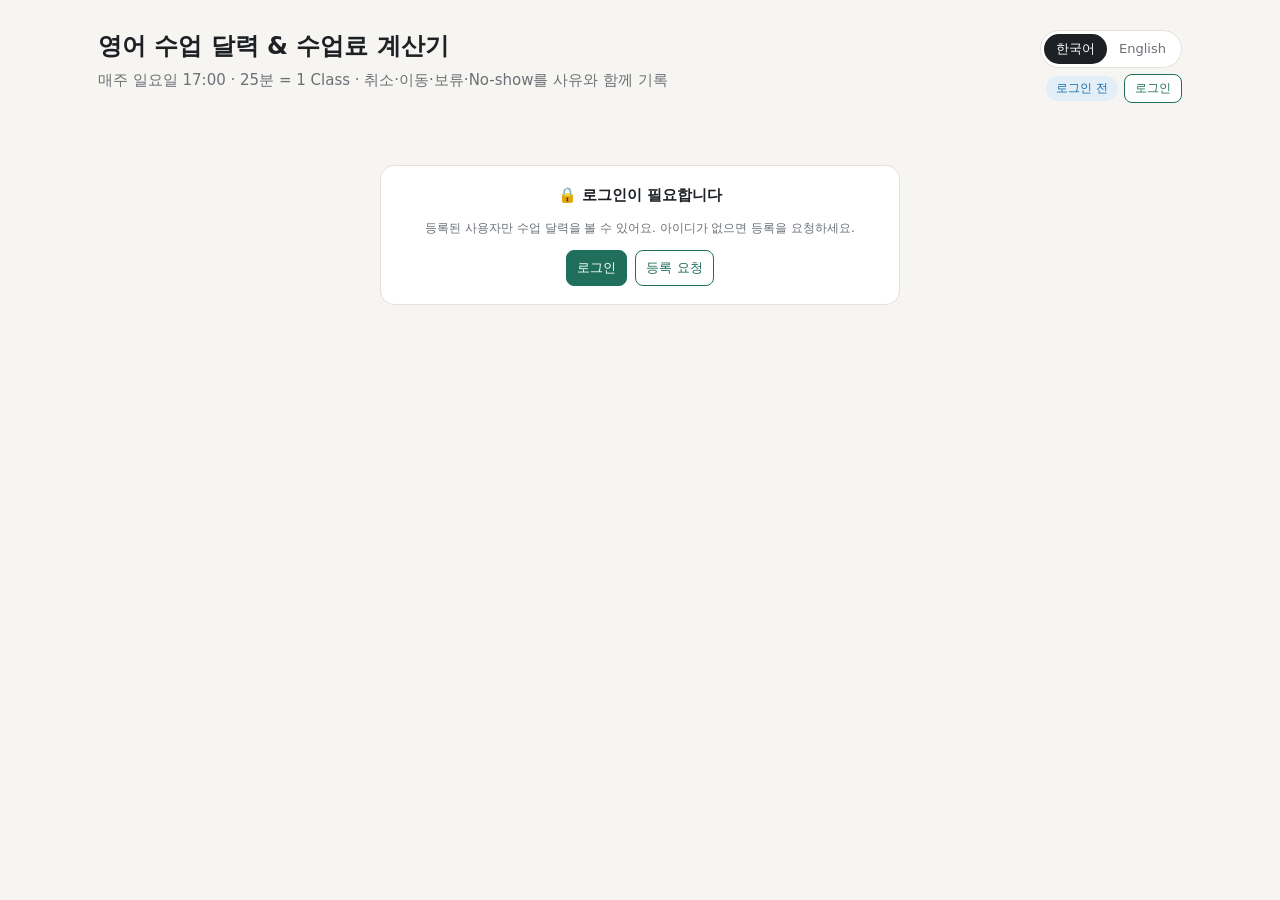
<file: index.html>
<!DOCTYPE html>
<html lang="ko">
<head>
<meta charset="utf-8">
<meta name="viewport" content="width=device-width, initial-scale=1">
<meta http-equiv="Content-Security-Policy" content="default-src 'self'; script-src 'self'; style-src 'self' 'unsafe-inline' https://fonts.googleapis.com; font-src https://fonts.gstatic.com; img-src 'self' data: blob:; connect-src 'self' https://api.github.com; base-uri 'none'; form-action 'none'; object-src 'none'">
<meta name="referrer" content="no-referrer">
<meta name="robots" content="noindex, nofollow, noarchive, nosnippet, noimageindex, noai, noimageai">
<title>영어 수업 달력 & 수업료 계산기 (USD→UZS)</title>
<link rel="preconnect" href="https://fonts.googleapis.com">
<link href="https://fonts.googleapis.com/css2?family=Noto+Sans+KR:wght@400;500;700&family=JetBrains+Mono:wght@500&display=swap" rel="stylesheet">
<style>
:root{
  --bg:#f6f5f1; --card:#ffffff; --ink:#1d2125; --muted:#6b7177; --line:#e4e1d8;
  --accent:#1f6f5c; --accent-soft:#e3f1ec; --warn:#b4541a; --warn-soft:#fbeee4;
  --tc:#c0392b; --tc-soft:#fbe7e5; --bonus:#6a4fc2; --bonus-soft:#eeeafb;
  --move:#1a6fa8; --move-soft:#e3eff8; --hold:#a37b00; --hold-soft:#fbf3d6;
  --my:#7a7f85; --my-soft:#eef0f1; --today:#2d5bd7;
}
*{box-sizing:border-box}
body{margin:0;background:var(--bg);color:var(--ink);font-family:"Noto Sans KR",system-ui,sans-serif;font-size:15px;line-height:1.55}
.wrap{max-width:1120px;margin:0 auto;padding:28px 18px 60px}
h1{font-size:24px;margin:0 0 4px}
.sub{color:var(--muted);margin:0 0 22px}
.grid{display:grid;grid-template-columns:300px 1fr;gap:18px}
@media(max-width:860px){.grid{grid-template-columns:1fr}}
.card{background:var(--card);border:1px solid var(--line);border-radius:14px;padding:18px}
.card h2{font-size:15px;margin:0 0 12px}
label{display:block;font-size:12.5px;color:var(--muted);margin:10px 0 4px}
input,select,textarea.memo{width:100%;padding:8px 10px;border:1px solid var(--line);border-radius:8px;font:inherit;background:#fcfcfa}
input:focus,select:focus{outline:2px solid var(--accent-soft);border-color:var(--accent)}
input:disabled{opacity:.5}
.row2{display:grid;grid-template-columns:1fr 1fr;gap:10px}
.hint{font-size:12px;color:var(--muted);margin-top:6px}
a{color:var(--accent)}
.mono{font-family:"JetBrains Mono",monospace}

.banner{border-radius:12px;padding:14px 16px;margin-bottom:14px;display:none}
.banner.on{display:block}
.banner.warn{background:var(--warn-soft);border:1px solid #efcfb6}
.banner.ok{background:var(--accent-soft);border:1px solid #c7e3d9}
.banner b.h{display:block;margin-bottom:4px}
.fx{display:flex;flex-wrap:wrap;gap:6px;align-items:center;margin-top:10px;padding-top:9px;border-top:1px solid rgba(31,111,92,.15);font-size:12px;color:var(--muted)}
.fx button{font-size:12px;padding:2px 9px;border-radius:99px;background:rgba(255,255,255,.75);border:1px solid rgba(31,111,92,.25);color:var(--ink)}
.fx button b{font-family:"JetBrains Mono",monospace;font-weight:500}
.fx button:hover{background:#fff;border-color:var(--accent)}

.kpis{display:grid;grid-template-columns:repeat(5,1fr);gap:10px;margin-bottom:14px}
@media(max-width:700px){.kpis{grid-template-columns:repeat(2,1fr)}}
.kpi{background:var(--card);border:1px solid var(--line);border-radius:12px;padding:12px 14px}
.kpi .l{font-size:12px;color:var(--muted)}
.kpi .v{font-size:19px;font-weight:700;margin-top:2px}
.kpi .v small{font-size:12px;font-weight:500;color:var(--muted)}
.kpi.click{cursor:pointer;transition:border-color .15s}
.kpi.click:hover{border-color:var(--accent)}
.kpi.click .l::after{content:" ⚙";color:var(--accent)}

.months{display:grid;grid-template-columns:repeat(2,1fr);gap:14px}
@media(max-width:640px){.months{grid-template-columns:1fr}}
.month h3{font-size:14px;margin:0 0 8px}
.cal{display:grid;grid-template-columns:repeat(7,1fr);gap:3px}
.dow{font-size:11px;color:var(--muted);text-align:center;padding:2px 0}
.dow.sun{color:#c0392b}
.day{min-height:48px;border-radius:7px;font-size:12px;padding:3px 4px;color:#9a9ea3;position:relative}
.day.in{color:var(--ink)}
.day.out{opacity:.45}
.day.has{background:#fbfaf6}
.day.alert{outline:2px solid var(--warn);outline-offset:-2px}
.day.today::after{content:"";position:absolute;right:5px;top:6px;width:6px;height:6px;border-radius:50%;background:var(--today)}
.it{display:block;font-size:10.5px;font-weight:600;border-radius:4px;padding:1px 4px;margin-top:2px;cursor:pointer;border:1px solid transparent;white-space:nowrap;overflow:hidden;text-overflow:ellipsis}
.it.plan{background:var(--accent-soft);color:var(--accent)}
.it.done{background:var(--accent);color:#fff}
.it.bonus.plan{background:var(--bonus-soft);color:var(--bonus)}
.it.bonus.done{background:var(--bonus);color:#fff}
.it.moved.plan{background:var(--move-soft);color:var(--move)}
.it.moved.done{background:var(--move);color:#fff}
.it.teacher{background:var(--tc-soft);color:var(--tc);text-decoration:line-through}
.it.consumed{background:var(--my-soft);color:var(--my);text-decoration:line-through}
.it.relocated{background:#fff;color:var(--move);border:1px dashed #a9cbe3;text-decoration:line-through}
.it.hold{background:var(--hold-soft);color:var(--hold);border:1px dashed #e5cf7c}
.it.sel{box-shadow:0 0 0 2px var(--ink)}
.legend{display:flex;flex-wrap:wrap;gap:12px;font-size:12px;color:var(--muted);margin:10px 0 0}
.legend span::before{content:"";display:inline-block;width:10px;height:10px;border-radius:3px;margin-right:5px;vertical-align:-1px;background:var(--c)}

.calcard{position:relative}
.actions{position:absolute;z-index:40;width:390px;padding:14px 16px;border:1px solid var(--line);border-radius:14px;background:#fff;
  box-shadow:0 14px 40px rgba(20,24,28,.18),0 2px 6px rgba(20,24,28,.08);display:none}
.actions.on{display:block;animation:pop .14s ease-out}
@keyframes pop{from{opacity:0;transform:translateY(4px) scale(.98)}to{opacity:1;transform:none}}
.actions::before{content:"";position:absolute;width:12px;height:12px;background:#fff;border-left:1px solid var(--line);border-bottom:1px solid var(--line);top:var(--ay,22px)}
.actions.right::before{left:-7px;transform:rotate(45deg)}
.actions.left::before{right:-7px;transform:rotate(225deg)}
.actions.below::before{display:none}
.actions .head{display:flex;justify-content:space-between;align-items:flex-start;gap:8px}
.actions .t{font-size:13.5px;margin-bottom:4px}
.actions .x{margin-top:-4px}
.quick{display:grid;grid-template-columns:repeat(3,1fr);gap:6px;margin-top:8px}
.quick button{padding:9px 6px;font-weight:500}
.quick button.on{outline:2px solid var(--ink);outline-offset:1px}
@media(max-width:640px){
  .actions{position:fixed;left:0!important;right:0;bottom:0;top:auto!important;width:auto;max-height:82vh;overflow:auto;border-radius:16px 16px 0 0}
  .actions::before{display:none}
}
.actions h4{font-size:12.5px;color:var(--muted);font-weight:500;margin:12px 0 6px}
.seg{display:flex;flex-wrap:wrap;gap:6px}
.seg button{background:#fff;color:var(--ink);border:1px solid var(--line)}
.seg button.on{background:var(--ink);color:#fff;border-color:var(--ink)}
.grid3{display:grid;grid-template-columns:repeat(3,1fr);gap:8px}
@media(max-width:640px){.grid3{grid-template-columns:1fr}}
.grid3 label{margin-top:0}
.preview{margin-top:10px;padding:10px 12px;border-radius:8px;font-size:13px;background:#fff;border:1px solid var(--line)}
.preview.teacher{border-color:#f1c7c2;background:var(--tc-soft)}
.preview.bad{border-color:#efcfb6;background:var(--warn-soft)}
.fld{display:none}.fld.on{display:block}

table{width:100%;border-collapse:collapse;font-size:13.5px}
th,td{text-align:left;padding:7px 6px;border-bottom:1px solid var(--line);vertical-align:top}
th{font-size:12px;color:var(--muted);font-weight:500}
td.r,th.r{text-align:right}
.tag{display:inline-block;font-size:11px;padding:1px 7px;border-radius:99px;font-weight:500;white-space:nowrap}
.tag.reg{background:var(--accent-soft);color:var(--accent)}
.tag.bonus{background:var(--bonus-soft);color:var(--bonus)}
.tag.moved{background:var(--move-soft);color:var(--move)}
.c-teacher{color:var(--tc)} .c-me{color:var(--my)} .c-mutual{color:var(--move)} .c-done{color:var(--accent)} .c-hold{color:var(--hold)}
.basis{background:#fbfaf6;border:1px dashed var(--line);border-radius:10px;padding:12px 14px;font-size:13.5px}
.basis div{margin:3px 0}
button{font:inherit;font-size:13px;border:1px solid var(--accent);background:var(--accent);color:#fff;border-radius:8px;padding:7px 10px;cursor:pointer}
button.ghost{background:#fff;color:var(--accent)}
.btns{display:flex;gap:8px;flex-wrap:wrap;margin-top:8px}
textarea#msg{width:100%;min-height:170px;border:1px solid var(--line);border-radius:8px;padding:10px;font:13px/1.5 "Noto Sans KR",sans-serif;background:#fcfcfa}
.toast{font-size:12.5px;color:var(--accent);min-height:18px;margin-top:6px}
.section{margin-top:18px}
.log{font-size:13px;max-height:320px;overflow:auto}
.log div{padding:6px 0;border-bottom:1px solid var(--line)}
.log time{display:block;color:var(--muted);font-size:11.5px}
.empty{color:var(--muted);font-size:13px}
.holds div{display:flex;justify-content:space-between;gap:8px;align-items:center;padding:6px 0;border-bottom:1px solid var(--line);font-size:13.5px}

/* 모달 */
.modal{position:fixed;inset:0;background:rgba(20,24,28,.45);display:none;align-items:flex-start;justify-content:center;padding:40px 14px;z-index:50;overflow:auto}
.modal.on{display:flex}
.sheet{background:#fff;border-radius:16px;max-width:720px;width:100%;padding:20px 22px;box-shadow:0 20px 60px rgba(0,0,0,.2)}
.sheet.narrow{max-width:460px}
.sheet header{display:flex;justify-content:space-between;align-items:center;margin-bottom:6px}
.sheet header h2{font-size:17px;margin:0}
.x{background:none;border:none;color:var(--muted);font-size:22px;padding:0 4px;line-height:1}
.tabs{display:flex;gap:6px;flex-wrap:wrap;margin:10px 0 6px}
.tabs button{background:#fff;color:var(--ink);border:1px solid var(--line);border-radius:99px;padding:5px 12px}
.tabs button.on{background:var(--ink);color:#fff;border-color:var(--ink)}
svg text{font-family:"Noto Sans KR",sans-serif}
.chartwrap{position:relative}
.tip{position:absolute;pointer-events:none;background:var(--ink);color:#fff;font-size:12px;padding:4px 8px;border-radius:6px;white-space:nowrap;display:none}
.fxtable{font-size:12.5px;margin-top:10px;max-height:200px;overflow:auto}
.fxtable td,.fxtable th{padding:4px 6px}

:root{color-scheme:light}
input,textarea{color:var(--ink)}
textarea#msg{color:var(--ink);background:#fcfcfa}
.top{display:flex;justify-content:space-between;align-items:flex-start;gap:14px;margin-bottom:0}
.lang{display:inline-flex;border:1px solid var(--line);border-radius:99px;background:#fff;padding:3px;flex:none;margin-top:2px}
.lang button{background:none;border:none;color:var(--muted);border-radius:99px;padding:5px 12px;font-size:13px}
.lang button.on{background:var(--ink);color:#fff}
.acct{display:flex;flex-direction:column;align-items:flex-end;gap:6px;flex:none}
.acctrow{display:flex;gap:6px;align-items:center;flex-wrap:wrap;justify-content:flex-end}
.badge{font-size:12px;padding:3px 10px;border-radius:99px;font-weight:500}
.badge.master{background:var(--ink);color:#fff}
.badge.viewer{background:var(--move-soft);color:var(--move)}
button.sm{font-size:12px;padding:4px 10px}
a.btnlink{display:inline-block;font-size:12px;padding:4px 10px;border:1px solid var(--accent);border-radius:8px;color:var(--accent);background:#fff;text-decoration:none;line-height:1.55}
a.btnlink:hover{background:var(--accent-soft)}
.sync{font-size:11.5px;color:var(--muted);min-height:16px}
.sync.bad,.hint.bad{color:var(--tc)}
body.viewer .fx, body.viewer .usdcol, body.viewer .money{display:none}   /* 선생님 화면: 금액·환율 숨김 */
body.viewer .kpis{grid-template-columns:repeat(3,1fr)}
.calhead{display:flex;justify-content:space-between;align-items:center;gap:10px;margin-bottom:12px;flex-wrap:wrap}
.calhead h2{margin:0}
.calbtns{display:flex;gap:6px}
body.viewer .masteronly{display:none}
/* 변경 기록 접기/펼치기 */
#logDetails summary{list-style:none;display:flex;justify-content:space-between;align-items:center;cursor:pointer}
#logDetails summary::-webkit-details-marker{display:none}
#logDetails summary h2{margin:0}
#logDetails[open] summary{margin-bottom:12px}
#logDetails .chev{color:var(--muted);transition:transform .15s}
#logDetails[open] .chev{transform:rotate(180deg)}
.logcount{font-size:12px;font-weight:500;color:var(--muted)}
.actlist{max-height:50vh;overflow:auto}table.mini{width:100%;border-collapse:collapse;font-size:14px}table.mini th,table.mini td{padding:5px 6px;border-bottom:1px solid #e6ece9;text-align:left}table.mini .r{text-align:right}
.fixrow{background:#fff7e8;border-radius:8px;padding:4px 6px}
.fxtable{width:100%;border-collapse:collapse;margin:10px 0;font-size:14px}.fxtable th,.fxtable td{padding:6px;border-bottom:1px solid #e6ece9;text-align:left}
.logrow{display:flex;justify-content:space-between;gap:8px;align-items:flex-start}
.log .logrow > div{padding:0;border:0}
.logdel{background:none;border:none;color:var(--muted);font-size:16px;line-height:1;padding:2px 4px;opacity:.5}
.logrow:hover .logdel{opacity:1}
.logdel:hover{color:var(--tc)}
button.danger{color:var(--tc);border-color:#f1c7c2}
.quick.two{grid-template-columns:1fr 1fr}
.badge.subm{background:var(--bonus-soft);color:var(--bonus)}
.notify{position:fixed;right:18px;bottom:18px;width:360px;max-width:calc(100vw - 24px);z-index:60;background:#fff;border:1px solid var(--line);border-radius:14px;padding:12px 14px;box-shadow:0 14px 40px rgba(20,24,28,.2);display:none}
.notify.on{display:block;animation:pop .14s ease-out}
.nfhead{display:flex;justify-content:space-between;align-items:center;gap:6px;font-size:14px}
.notify [data-nl].on{background:var(--ink);color:#fff;border-color:var(--ink)}
#nfText{width:100%;min-height:150px;margin-top:8px;border:1px solid var(--line);border-radius:8px;padding:8px;font:12.5px/1.45 "Noto Sans KR",sans-serif;color:var(--ink);background:#fcfcfa}
@media(max-width:640px){.notify{left:12px;right:12px;bottom:12px;width:auto}}
.lockcard{display:none;max-width:520px;margin:40px auto;text-align:center}
.lockcard .btns{justify-content:center}
body.locked .lockcard{display:block}
body.locked .grid{display:none}
.it.zlive{background:#2d8cff;color:#fff;border-color:#1a6fd6;cursor:pointer;animation:zpulse 1.6s infinite}
.it.zlive .zd{display:inline-block;width:7px;height:7px;border-radius:50%;background:#c8ccd0;margin-left:4px;vertical-align:1px}
.it.zlive .zd.on{width:10px;height:10px;vertical-align:0;background:radial-gradient(circle,#2d8cff 0 55%,#fff 60%);box-shadow:0 0 0 1px rgba(255,255,255,.6)}
@keyframes zpulse{0%{box-shadow:0 0 0 0 rgba(45,140,255,.55)}70%{box-shadow:0 0 0 7px rgba(45,140,255,0)}100%{box-shadow:0 0 0 0 rgba(45,140,255,0)}}
@media(prefers-reduced-motion:reduce){.it.zlive{animation:none}}
.zcard{margin-bottom:14px;padding:14px 16px}
.zcard.live{border-color:#9fc6f5;background:#f3f8ff}
.zcard h3{margin:0 0 2px;font-size:15px}
.zcard .zwhen{font-size:13px;color:var(--muted);margin-bottom:10px}
.zbig{display:block;width:100%;text-align:center;padding:13px;border-radius:10px;font-weight:700;font-size:15.5px;border:0;cursor:pointer;background:#2d8cff;color:#fff;box-shadow:0 2px 0 #1a6fd6}
.zbig:disabled{background:#eceae4;color:#8a8f94;box-shadow:none;cursor:not-allowed}
.zpres{display:grid;grid-template-columns:1fr 1fr;gap:8px;margin-top:10px}
.zp{border:1px solid var(--line);border-radius:10px;padding:8px 10px;font-size:12.5px;background:#fff}
.zp .zs{display:flex;align-items:center;gap:6px;font-weight:700;font-size:14px;margin-top:2px}
.zp .dot{width:11px;height:11px;border-radius:50%;background:#b9bcc0;flex:none}
.zp .zsub{font-size:12px;color:var(--muted)}
.zp.on{border-color:#9fc6f5;background:#eaf3ff}.zp.on .zs{color:#1a6fd6}.zp.on .dot{background:#2d8cff;box-shadow:0 0 0 3px #cfe3fd}
.zp.late{border-color:#f1c7c2;background:var(--tc-soft)}.zp.late .zs,.zp.late .zsub{color:var(--tc)}
.zlegend{font-size:12px;color:var(--muted);margin-top:8px}
.zlg{display:flex;flex-wrap:wrap;gap:3px 12px}.zlg span{display:inline-flex;align-items:center;gap:5px}
.zlg i{display:inline-block;flex:none}.lg-dot{width:10px;height:10px;border-radius:50%;background:#b9bcc0}.lg-dot.on{background:#2d8cff;box-shadow:0 0 0 2px #cfe3fd}
.lg-blue,.lg-green,.lg-red{width:16px;height:11px;border-radius:3px}.lg-blue{background:#2d8cff}.lg-green{background:var(--accent)}.lg-red{background:var(--tc-soft);border:1px solid #f1c7c2}
/* 수업 전 AI 연습: 왼쪽 입장까지 남은 시간, 오른쪽 초록 연습 단추, 아래 선생님 4명 */
.zpr{display:grid;grid-template-columns:auto minmax(0,1fr);gap:10px;align-items:stretch}
.zclock{display:grid;justify-items:center;align-content:center;background:#eceae4;border-radius:10px;padding:6px 16px;min-width:140px;text-align:center}
.zclock small{font-size:12px;color:var(--muted)}
.zclock b{font:700 22px/1.2 "JetBrains Mono",ui-monospace,monospace;letter-spacing:-.01em;color:var(--ink)}
.zgo{display:flex;align-items:center;justify-content:center;text-align:center;border-radius:10px;padding:13px;font-weight:700;font-size:15.5px;text-decoration:none;background:var(--accent);color:#fff;box-shadow:0 2px 0 rgba(0,0,0,.15)}
.zgo:hover{filter:brightness(1.07)}
.zgo:focus-visible,.zt:focus-visible{outline:2px solid #2d8cff;outline-offset:2px}
.zteach{display:flex;flex-wrap:wrap;align-items:center;gap:6px;margin-top:10px}
.zteach>span{font-size:12.5px;color:var(--muted);margin-right:2px}
.zt{display:inline-flex;align-items:center;gap:6px;border:1px solid var(--line);border-radius:999px;padding:2px 11px 2px 2px;font-size:13px;font-weight:500;text-decoration:none;color:var(--ink);background:var(--card);min-height:34px}
.zt:hover{border-color:var(--accent)}
.zt img{width:28px;height:28px;border-radius:50%;object-fit:cover}
@media(max-width:560px){.zpr{grid-template-columns:minmax(0,1fr)}.zclock{display:flex;flex-wrap:wrap;justify-content:center;align-items:baseline;gap:2px 10px;padding:8px}}
.zbar{position:fixed;left:0;right:0;bottom:0;z-index:40;background:#fff;border-top:1px solid var(--line);box-shadow:0 -4px 16px rgba(0,0,0,.08);padding:10px 14px;display:none}
.zbar.show{display:block}
body.zbaron{padding-bottom:84px}
.zbar .in{max-width:1100px;margin:0 auto;display:flex;align-items:center;gap:10px}
.zbar .info{flex:1;min-width:0;font-size:12.5px}
.zbar .info b{display:block;font-size:14px}
.zbar .tp{display:inline-flex;align-items:center;gap:5px;font-weight:700;color:var(--muted)}
.zbar .tp .dot{width:10px;height:10px;border-radius:50%;background:#b9bcc0}
.zbar .tp.on{color:#1fa35b}.zbar .tp.on .dot{background:#1fa35b;box-shadow:0 0 0 3px #c9ecd9}
.zbar .tp.late{color:var(--tc)}.zbar .tp.late .dot{background:var(--tc)}
.zbar .zj{flex:none;background:#2d8cff;color:#fff;border:0;border-radius:10px;padding:11px 18px;font-weight:700;font-size:14.5px;box-shadow:0 2px 0 #1a6fd6;cursor:pointer}
.zbar .zme{font-size:11.5px;color:var(--muted)}
.subonly{display:none}
body.subm .subonly{display:block}
.pendcard{border-color:#efcfb6;background:#fffaf5;margin-bottom:14px}
.myreqcard{margin-bottom:14px}
.pendrow{padding:8px 0;border-bottom:1px solid var(--line);font-size:13.5px}
.pendrow:last-child{border-bottom:0}
.rqbs{display:flex;gap:6px;flex-wrap:wrap;margin:5px 0 2px}
.rqb{display:inline-flex;align-items:center;gap:3px;border-radius:999px;padding:2px 9px;font-weight:700;font-size:12.5px;border:1px solid var(--line);background:#fff;color:var(--muted)}
.rqb.mut{background:#dff3ef;color:#0f7b6c;border-color:#b7e3da}
.rqb.stu{background:var(--bonus-soft);color:var(--bonus);border-color:#d4cbf3}
.rqb.tch{background:var(--move-soft);color:var(--move);border-color:#c6d8f3}
.rqb.late{background:#fff4e0;color:#a05a00;border-color:#f0d29c}
.rqauto{margin-top:6px;font-size:13px;font-weight:700;color:var(--ink)}.rqauto.soon{color:var(--tc)}
.rqtl{list-style:none;margin:4px 0 0;padding:0;font-size:12.5px;color:var(--muted);display:grid;gap:2px}
.rqtl li{display:flex;gap:8px;flex-wrap:wrap}.rqtl li.ok span:first-child{color:var(--accent);font-weight:700}.rqtl li.due{color:var(--ink)}
.rqtl .mono{font-variant-numeric:tabular-nums}
.rqdone{margin-top:5px;font-weight:700;color:var(--accent);font-size:13px;display:flex;gap:6px;flex-wrap:wrap;align-items:center}.rqdone .hint{margin:0;font-weight:400}
.st-pending{color:var(--warn)} .st-approved{color:var(--accent)} .st-rejected{color:var(--tc)}
.it.pending{box-shadow:inset 0 0 0 1px var(--warn)}
.bytag{color:var(--bonus);font-weight:500}
.subbox{margin-top:16px;padding-top:12px;border-top:1px solid var(--line)}
.subbox h4{margin:0 0 4px;font-size:13.5px}
.ulist{margin:8px 0}
.urow{display:flex;justify-content:space-between;align-items:center;gap:8px;padding:7px 0;border-bottom:1px solid var(--line);font-size:13.5px}
.outbox,#uInvite{width:100%;min-height:150px;margin-top:8px;border:1px solid var(--line);border-radius:8px;padding:8px;font:12.5px/1.45 "Noto Sans KR",sans-serif;color:var(--ink);background:#fcfcfa}
#reqText{width:100%;min-height:120px;margin-top:10px;border:1px solid var(--line);border-radius:8px;padding:8px;font:12.5px/1.45 "Noto Sans KR",sans-serif;color:var(--ink);background:#fcfcfa}
/* 휴대폰: 보류 → 달력/요약 → 카톡 → 변경 기록(맨 아래, 접힌 상태) */
@media(max-width:860px){
  .grid{display:flex;flex-direction:column;gap:0}
  .leftcol{display:contents}
  .holdcard{order:2;margin-top:18px}
  .rightcol{order:1}
  .kakaocard{order:3}
  .logcard{order:4}
}
.paystate{display:flex;gap:8px;align-items:center;margin-top:10px;flex-wrap:wrap}
.paidtag{font-size:13px;font-weight:700;color:var(--accent)}
.paytable td{vertical-align:top}
.thumbs{display:flex;gap:4px;flex-wrap:wrap}
.thumbs img{width:44px;height:44px;object-fit:cover;border-radius:6px;border:1px solid var(--line);cursor:zoom-in;background:#f1f2f3}
.thumbs img.broken{opacity:.3}
.pfpreview{display:flex;gap:6px;flex-wrap:wrap;margin-top:6px}
.pfpreview img{width:64px;height:64px;object-fit:cover;border-radius:8px;border:1px solid var(--line)}
.paysum{margin-top:8px;text-align:right}
select{width:100%;padding:8px 10px;border:1px solid var(--line);border-radius:8px;font:inherit;background:#fcfcfa;color:var(--ink)}
.sheet.light{max-width:900px;padding:12px}
.sheet.light img{width:100%;height:auto;border-radius:8px}
.day.addable{cursor:pointer}
.day.addable:hover{background:#f1f7f5;box-shadow:inset 0 0 0 1px #c7e3d9}
.day.addable:not(.has):hover::before{content:"+";position:absolute;right:6px;bottom:3px;color:var(--accent);font-weight:700}
.day.addsel{box-shadow:inset 0 0 0 2px var(--accent)}
.it.extra.plan{background:#d7f0ee;color:#0e7c86}
.it.extra.done{background:#0e7c86;color:#fff}
.tag.extra{background:#d7f0ee;color:#0e7c86}   /* 선생님 화면: 환율 줄·수업별 USD 열 숨김 */
body.viewer #openSettings .l::after{content:" 👁"}
input:disabled{opacity:.75;background:#f3f2ee}
@media(max-width:640px){.top{flex-direction:column}.acct{align-items:flex-start}.acctrow{justify-content:flex-start}}
.fbbox{border-top:1px dashed var(--line,#dde3e1);margin-top:12px;padding-top:10px}.fbbox h4{margin:0 0 6px}
.fbline{margin:4px 0;font-size:14px}.fbline b{display:block;font-size:12px;color:#5b6b68}
.fbreply{background:#eef5f3;border-radius:10px;padding:8px 10px;margin:8px 0;font-size:14px}
.it.fbdue{outline:1.5px dashed #c47a1c;outline-offset:1px}.fbrow{cursor:pointer}.fbrow:hover{background:#f6f9f8}
#fbPanel textarea,.fbbox textarea{width:100%;font:inherit;font-size:14px}
.hublink{display:inline-block;text-decoration:none;border:1px solid var(--accent);color:var(--accent);background:#fff;border-radius:8px;padding:4px 10px;font-size:13px}
.hublink:hover{background:var(--accent-soft)}
</style>
</head>
<body>
<div class="wrap">
  <div class="top"><div><h1 data-i18n="title"></h1><p class="sub"></p></div>
    <div class="acct">
      <div class="lang" role="group" aria-label="Language"><button data-lang="ko">한국어</button><button data-lang="en">English</button></div>
      <div class="acctrow"><span id="roleBadge" class="badge"></span>
        <a class="ghost sm hublink masteronly" href="hub.html">🤝 허브 Hub</a>
        <a class="ghost sm hublink masteronly" href="limits.html">⚙ AI 한도 설정</a>
        <button class="ghost sm" id="loginBtn" data-i18n="login"></button>
        <button class="ghost sm" id="linkBtn" data-i18n="teacherLinkBtn"></button>
        <a class="btnlink sm" id="coachLink" style="display:none" href="voice-coach/" data-i18n="coachBtn"></a>
        <button class="ghost sm" id="logoutBtn" data-i18n="logout"></button></div>
      <div id="syncStatus" class="sync"></div>
      <button class="ghost sm" id="unsentChip" style="display:none"></button>
    </div></div>

  <div class="card lockcard" id="lockCard">
    <h2 data-i18n="lockTitle"></h2>
    <p class="hint" data-i18n="lockBody"></p>
    <div class="btns"><button id="lockLogin" data-i18n="lockLogin"></button><button class="ghost" id="lockReg" data-i18n="lockReg"></button></div>
    <p class="hint masteronly">새 선생님·학생 등록, 매칭, 수업료 결제는 <a href="hub.html">🤝 영어 수업 허브</a>에서 해요. · New teachers &amp; students: sign up at the <a href="hub.html">Hub</a>.</p>
  </div>
  <div class="grid">
    <div class="leftcol">
      <div class="card holdcard">
        <h2 data-i18n="hHolds"></h2>
        <div class="holds" id="holds"></div>
      </div>

      <div class="card section money kakaocard">
        <h2 data-i18n="hKakao"></h2>
        <textarea id="msg" readonly></textarea>
        <div class="btns"><button id="copyMsg" data-i18n="copyMsg"></button></div>
        <div class="toast" id="toast"></div>
        <div class="hint" data-i18n="kakaoHint"></div>
      </div>

      <div class="card section logcard">
        <details id="logDetails" open>
          <summary><h2><span data-i18n="hLog"></span> <span class="logcount" id="logCount"></span></h2><span class="chev">▾</span></summary>
          <div class="log" id="log"></div>
          <div class="btns">
            <button class="ghost sm" id="dlCsv" data-i18n="dlCsv"></button>
            <button class="ghost sm" id="dlTxt" data-i18n="dlTxt"></button>
            <button class="ghost sm" id="copyLog" data-i18n="copyLog"></button>
          </div>
          <div class="btns masteronly">
            <button class="ghost sm" id="dlArch" data-i18n="dlArch"></button>
            <button class="ghost sm danger" id="logClear"></button>
          </div>
          <div class="hint" data-i18n="logHint"></div>
          <div class="hint masteronly" data-i18n="logHintM"></div>
        </details>
      </div>
    </div>
    <div class="rightcol">
      <div class="card zcard" id="zCard" style="display:none"></div>
      <div class="card masteronly" id="actCard" style="padding:12px 16px"><button id="actBtn2" style="width:100%" data-i18n="actBtn"></button></div>
      <div class="card pendcard" id="pendCard" style="display:none">
        <h2><span id="pendTitle" data-i18n="hPend"></span> <span id="pendCount" class="logcount"></span></h2>
        <div id="pendList"></div>
      </div>
      <div class="card subonly myreqcard">
        <h2 data-i18n="hMyReq"></h2>
        <div id="myReqList"></div>
      </div>
      <div class="card fbcard" id="fbCard" style="display:none">
        <h2><span data-i18n="hFb"></span> <span id="fbCount" class="logcount"></span></h2>
        <div id="fbList"></div>
        <div class="hint" data-i18n="fbHint" style="margin-top:6px"></div>
      </div>
      <div class="banner" id="banner"></div>

      <div class="kpis">
        <div class="kpi click" id="openSettings" data-i18n-title="openSettings"><div class="l" data-i18n="kPrepaid"></div><div class="v" id="kCount">–</div></div>
        <div class="kpi money"><div class="l" data-i18n="kUsdL"></div><div class="v" id="kUsd">–</div></div>
        <div class="kpi money"><div class="l" data-i18n="kUzsL"></div><div class="v" id="kUzs">–</div></div>
        <div class="kpi"><div class="l" data-i18n="kMiscL"></div><div class="v" id="kMisc">–</div></div>
        <div class="kpi"><div class="l" data-i18n="kLeftL"></div><div class="v" id="kLeft">–</div></div>
      </div>

      <div class="card calcard" id="calcard">
        <div class="calhead"><h2 id="calTitle"></h2>
          <div class="calbtns"><button class="masteronly sm" id="addBtn" data-i18n="addBtn"></button><button class="ghost sm" id="expandBtn"></button></div></div>
        <div class="months" id="months-wrap"></div>
        <div class="legend">
          <span style="--c:var(--accent-soft)" data-i18n="lg1"></span>
          <span style="--c:var(--accent)" data-i18n="lg2"></span>
          <span style="--c:var(--bonus-soft)" data-i18n="lg3"></span>
          <span style="--c:var(--move-soft)" data-i18n="lg4"></span>
          <span style="--c:var(--hold-soft)" data-i18n="lg5"></span>
          <span style="--c:var(--tc-soft)" data-i18n="lg6"></span>
          <span style="--c:var(--my-soft)" data-i18n="lg7"></span>
          <span style="--c:var(--warn)" data-i18n="lg8"></span>
          <span style="--c:#d7f0ee" data-i18n="lg9"></span>
        </div>

        <div class="actions" id="actions">
          <div class="head"><div class="t" id="actTitle"></div><button class="x" id="xAct" data-i18n-title="close">×</button></div>
          <div class="quick" id="quickAct">
            <button data-v="done" data-i18n="qDone"></button>
            <button class="ghost" data-v="edit" data-i18n="qEdit"></button>
            <button class="ghost" data-v="move" data-i18n="qMove"></button>
          </div>
          <h4 data-i18n="hOther"></h4>
          <div class="seg" id="segAct">
            <button data-v="hold">Hold</button>
            <button data-v="cancel" data-i18n="aCancel"></button>
            <button data-v="noshow">No-show</button>
            <button data-v="plan" data-i18n="aPlan"></button>
          </div>
          <div class="fld" id="fldCause">
            <h4 data-i18n="hCause"></h4>
            <div class="seg" id="segCause">
              <button data-v="me" data-i18n="cMe"></button>
              <button data-v="teacher" data-i18n="cTeacher"></button>
              <button data-v="mutual" data-i18n="cMutual"></button>
            </div>
          </div>
          <div class="fld" id="fldMoveHow">
            <h4 data-i18n="hHow"></h4>
            <div class="seg" id="segHow">
              <button data-v="end" data-i18n="howEnd"></button>
              <button data-v="date" data-i18n="howDate"></button>
            </div>
          </div>
          <div class="fld" id="fldDates">
            <h4 id="datesTitle">날짜·시각</h4>
            <div class="grid3">
              <div id="wrapAgreed"><label data-i18n="lAgreed"></label><input id="agreed" type="date"></div>
              <div id="wrapTo"><label data-i18n="lTo"></label><input id="toDate" type="date"></div>
              <div id="wrapToTime"><label data-i18n="lToTime"></label><input id="toTime" type="time" value="17:00"></div>
            </div>
          </div>
          <div class="fld on">
            <label data-i18n="lMemo"></label>
            <input id="memo" data-i18n-ph="memoPh">
          </div>
          <div class="preview" id="preview"></div>
          <div class="btns">
            <button id="applyBtn" data-i18n="apply"></button>
            <button class="ghost" id="closeAct" data-i18n="close"></button>
          </div>
          <div class="fbbox" id="fbBox" style="display:none"></div>
        </div>
        <div class="actions" id="reqPanel">
          <div class="head"><div class="t" id="reqTitle"></div><button class="x" id="xReq">×</button></div>
          <div class="quick two" id="reqAct">
            <button class="ghost" data-v="edit" data-i18n="qEdit"></button>
            <button class="ghost" data-v="move" data-i18n="qMove"></button>
          </div>
          <div class="fld" id="reqCauseFld"><h4 data-i18n="hCause"></h4>
            <div class="seg" id="reqCause"><button data-v="teacher" data-i18n="cTeacher"></button><button data-v="me" data-i18n="rcStudent"></button><button data-v="mutual" data-i18n="cMutual"></button></div></div>
          <div class="fld" id="reqHowFld"><h4 data-i18n="hHow"></h4>
            <div class="seg" id="reqHow"><button data-v="end" data-i18n="howEnd"></button><button data-v="date" data-i18n="howDate"></button></div></div>
          <div class="fld" id="reqDateFld"><div class="grid3">
            <div><label data-i18n="lTo"></label><input id="reqDate" type="date"></div>
            <div><label data-i18n="lToTime"></label><input id="reqTime" type="time" value="17:00"></div></div></div>
          <label data-i18n="rqReason"></label><select id="reqReason"></select>
          <input id="reqNote" data-i18n-ph="rqNotePh" style="margin-top:6px">
          <div class="preview" id="reqPreview"></div>
          <div class="btns"><button id="reqSend" data-i18n="rqSend"></button><button class="ghost" id="reqClose" data-i18n="close"></button></div>
          <div class="fld" id="reqOut"><textarea id="reqText" readonly></textarea>
            <div class="btns"><button id="reqCopy" data-i18n="rqCopy"></button></div><div class="hint" data-i18n="rqOutHint"></div></div>
        </div>

        <div class="actions" id="fbPanel">
          <div class="head"><div class="t" id="fbTitle"></div><button class="x" id="xFb">×</button></div>
          <label data-i18n-fb="topics"></label><textarea id="fb_topics" rows="1"></textarea>
          <label data-i18n-fb="expr"></label><textarea id="fb_expr" rows="2"></textarea>
          <label data-i18n-fb="good"></label><textarea id="fb_good" rows="2"></textarea>
          <label data-i18n-fb="hw"></label><textarea id="fb_hw" rows="1"></textarea>
          <div id="fbReplyView"></div>
          <div class="btns"><button id="fbSave"></button><button class="ghost danger" id="fbDel" style="display:none"></button><button class="ghost" id="fbClose" data-i18n="close"></button></div>
          <div class="hint" id="fbMsg"></div>
          <div id="fbShareRow" style="display:none"><textarea id="fbText" readonly rows="6"></textarea>
            <div class="btns"><button id="fbShare" data-i18n="fbShareBtn"></button><button class="ghost" id="fbCopy" data-i18n="fbCopyMsg"></button></div></div>
        </div>
        <div class="actions" id="addPanel">
          <div class="head"><div class="t" id="addTitle"></div><button class="x" id="xAdd">×</button></div>
          <div class="grid3"><div><label data-i18n="lToTime"></label><input id="addTime" type="time" value="17:00"></div></div>
          <h4 data-i18n="addKind"></h4>
          <div class="seg" id="segPaid"><button data-v="paid" data-i18n="addPaid"></button><button data-v="free" data-i18n="addFree"></button></div>
          <label data-i18n="lMemo"></label><input id="addMemo" data-i18n-ph="addMemoPh">
          <div class="preview" id="addPreview"></div>
          <div class="btns"><button id="addApply" data-i18n="addApply"></button><button class="ghost" id="addClose" data-i18n="close"></button></div>
        </div>
        <div class="hint calHintEl" data-i18n="calHint"></div>
      </div>

      <div class="card section">
        <h2 data-i18n="hBasis"></h2>
        <div class="basis" id="basis"></div>
      </div>

      <div class="card section">
        <h2 data-i18n="hList"></h2>
        <table>
          <thead><tr><th data-i18n="thDate"></th><th data-i18n="thType"></th><th data-i18n="thStatus"></th><th data-i18n="thNotes"></th><th class="r usdcol">USD</th></tr></thead>
          <tbody id="list"></tbody>
        </table>
      </div>

      <div class="card section">
        <h2 data-i18n="hNext"></h2>
        <div class="basis" id="nextBasis"></div>
      </div>

      <div class="card section masteronly" id="payCard">
        <div class="calhead"><h2 data-i18n="hPay"></h2><button class="sm" id="payAddBtn" data-i18n="payAdd"></button></div>
        <div id="payBox"></div>
      </div>
    </div>
  </div>
</div>

<!-- 마스터 변경 → 카톡 알림 메시지 -->
<div class="notify" id="notify">
  <div class="nfhead"><b data-i18n="nfTitle"></b>
    <span><button class="ghost sm" data-nl="ko">KO</button> <button class="ghost sm" data-nl="en">EN</button> <button class="x" id="nfX">×</button></span></div>
  <textarea id="nfText" readonly></textarea>
  <div class="btns"><button id="nfShare" data-i18n="nfShare" style="flex:1;background:#fee500;color:#191919;border-color:#fee500;font-weight:700"></button><button class="ghost sm" id="nfCopy" data-i18n="nfCopy"></button></div>
  <div class="hint" data-i18n="nfHint"></div>
</div>

<!-- 초대 링크로 등록 -->
<div class="modal" id="pwcModal" style="z-index:200">
  <div class="sheet narrow">
    <header><h2 data-i18n="pwcTitle"></h2></header>
    <div class="hint" id="pwcHint"></div>
    <input id="pwcIn" type="password" autocomplete="current-password" style="margin-top:8px">
    <div class="btns"><button id="pwcOk" data-i18n="pwcOk"></button><button class="ghost" id="pwcCancel" data-i18n="pwcCancel"></button></div>
    <div class="hint" id="pwcMsg"></div>
  </div>
</div>
<div class="modal" id="regModal">
  <div class="sheet narrow">
    <header><h2 data-i18n="hReg"></h2><button class="x" data-close>×</button></header>
    <label data-i18n="uIdL"></label><input id="regId" autocapitalize="none" autocomplete="username">
    <div id="regCodeWrap"><label data-i18n="regCode"></label><input id="regCode" autocapitalize="characters" autocomplete="one-time-code"></div>
    <div class="row2"><div><label data-i18n="regPw1"></label><input id="regPw1" type="password" autocomplete="new-password"></div>
      <div><label data-i18n="regPw2"></label><input id="regPw2" type="password" autocomplete="new-password"></div></div>
    <div class="btns"><button id="doRegister" data-i18n="regBtn"></button></div>
    <div class="hint" data-i18n="regHint"></div>
    <div class="hint" id="regMsg"></div>
  </div>
</div>

<!-- 등록 요청 (사용자) -->
<div class="modal" id="regReqModal">
  <div class="sheet narrow">
    <header><h2 data-i18n="hRR"></h2><button class="x" data-close>×</button></header>
    <div class="row2"><div><label data-i18n="rrId"></label><input id="rrId" autocapitalize="none"></div>
      <div><label data-i18n="rrName"></label><input id="rrName"></div></div>
    <div class="row2"><div><label data-i18n="uRoleL"></label><select id="rrRole"><option value="teacher" data-i18n="roleT"></option><option value="student" data-i18n="roleS"></option></select></div><div></div></div>
    <div class="btns"><button id="rrSend" data-i18n="rrSend"></button></div>
    <div id="rrOut" style="display:none"><textarea id="rrText" readonly class="outbox"></textarea>
      <div class="btns"><button class="sm" id="rrCopy" data-i18n="rqCopy"></button></div><div class="hint" data-i18n="rrHint"></div></div>
    <div class="hint" id="rrMsg"></div>
  </div>
</div>
<!-- 등록 요청 승인 (마스터) -->
<div class="modal" id="raModal">
  <div class="sheet narrow">
    <header><h2 data-i18n="hRA"></h2><button class="x" data-close>×</button></header>
    <div class="basis" id="raBody"></div>
    <div class="btns"><button id="raApprove" data-i18n="raApprove"></button><button class="ghost danger" id="raReject" data-i18n="raReject"></button></div>
    <div class="hint" id="raMsg"></div>
  </div>
</div>

<!-- 선생님: 요청 확인 → 저장 완료 -->
<div class="modal" id="rqdModal">
  <div class="sheet narrow">
    <header><h2 id="rqdTitle"></h2><button class="x" data-close>×</button></header>
    <div class="hint" id="rqdHint"></div>
    <textarea id="rqdText" readonly rows="8" style="width:100%;margin:8px 0;font:inherit;font-size:14px;line-height:1.5"></textarea>
    <div class="btns" id="rqdAsk"><button id="rqdSend" data-i18n="rqdSend"></button><button class="ghost" data-close data-i18n="rqdBack"></button></div>
    <div class="btns" id="rqdDone"><button id="rqdShare" data-i18n="rqdShare"></button><button class="ghost" id="rqdCopy" data-i18n="rqCopy"></button><button class="ghost" data-close data-i18n="close"></button></div>
    <div class="hint" id="rqdMsg"></div>
  </div>
</div>

<!-- 선생님 요청 승인 -->
<div class="modal" id="reqModal">
  <div class="sheet narrow">
    <header><h2 data-i18n="rqInTitle"></h2><button class="x" data-close>×</button></header>
    <div class="basis" id="reqInBody"></div>
    <div class="preview" id="reqInPv"></div>
    <div class="btns"><button id="reqApprove" data-i18n="rqApprove"></button><button class="ghost danger" id="reqReject" data-i18n="rqReject"></button></div>
    <div class="hint" id="reqInMsg"></div>
  </div>
</div>

<!-- 납부 기록 입력 -->
<div class="modal" id="actModal">
  <div class="sheet">
    <header><h2 data-i18n="actH"></h2><button class="x" data-close>×</button></header>
    <div id="actBody"></div>
  </div>
</div>
<div class="modal" id="fixModal">
  <div class="sheet narrow">
    <header><h2 data-i18n="fixH"></h2><button class="x" data-close>×</button></header>
    <div class="hint" data-i18n="fixHint"></div>
    <div class="row2"><div><label data-i18n="fixPrice"></label><input id="fxPrice" type="number" step="0.01" min="0"></div>
      <div><label data-i18n="fixCount"></label><input id="fxCount" type="number" min="1"></div></div>
    <table class="fxtable" id="fxTable"></table>
    <div class="hint" id="fxNote"></div>
    <label data-i18n="fixReason"></label><input id="fxReason" data-i18n-ph="fixReasonPh" maxlength="300">
    <div class="btns"><button id="fxApply" data-i18n="fixApply"></button><button class="ghost" data-close data-i18n="close"></button></div>
    <div class="hint" id="fxMsg"></div>
    <div id="fxHist" style="margin-top:10px"></div>
  </div>
</div>
<div class="modal" id="payModal">
  <div class="sheet narrow">
    <header><h2 data-i18n="hPayForm"></h2><button class="x" data-close>×</button></header>
    <label data-i18n="pfPeriod"></label>
    <select id="pfPeriodSel"><option value="cur" data-i18n="pfCur"></option><option value="next" data-i18n="pfNext"></option></select>
    <div class="hint" id="pfPeriodTxt"></div>
    <div class="row2">
      <div><label data-i18n="pfDate"></label><input id="pfDate" type="date"></div>
      <div><label data-i18n="pfCls"></label><input id="pfCls" type="number" min="1"></div>
    </div>
    <div class="row2">
      <div><label data-i18n="pfPrice"></label><input id="pfPrice" type="number" step="0.01"></div>
      <div><label data-i18n="pfRate"></label><input id="pfRate" type="number" step="0.01"></div>
    </div>
    <div class="row2">
      <div><label data-i18n="pfRateDate"></label><input id="pfRateDate" type="date"></div>
      <div><label data-i18n="pfUzs"></label><input id="pfUzs" type="number"></div>
    </div>
    <div class="hint mono" id="pfCalc"></div>
    <label data-i18n="pfMemo"></label><input id="pfMemo" data-i18n-ph="pfMemoPh">
    <label data-i18n="pfRcpt"></label><input id="pfFiles" type="file" accept="image/*" multiple>
    <div class="hint" data-i18n="pfRcptHint"></div>
    <div class="pfpreview" id="pfPreview"></div>
    <div class="btns"><button id="pfSave" data-i18n="pfSave"></button><button class="ghost" data-close data-i18n="close"></button></div>
    <div class="hint" id="payMsg"></div>
  </div>
</div>
<!-- 영수증 크게 보기 -->
<div class="modal" id="lightModal"><div class="sheet light"><header><span></span><button class="x" data-close>×</button></header><img id="lightImg" alt=""></div></div>

<!-- 마스터 로그인 -->
<div class="modal" id="loginModal">
  <div class="sheet narrow">
    <header><h2 data-i18n="login"></h2><button class="x" data-close>×</button></header>
    <div class="tabs" id="loginTabs"><button data-v="sub" data-i18n="loginTabSub"></button><button data-v="master" data-i18n="loginTabMaster"></button></div>
    <div id="loginSub">
      <label data-i18n="uIdL"></label><input id="subId" autocomplete="username" autocapitalize="none">
      <label data-i18n="subPwL"></label><input id="subPw" type="password" autocomplete="current-password">
      <div class="btns"><button id="doSubLogin" data-i18n="subLoginBtn"></button></div>
      <div class="hint"><a href="#" id="regReqLink" data-i18n="rrLink"></a></div>
    </div>
    <div id="loginMaster" style="display:none">
    <label data-i18n="ghToken"></label><input id="ghToken" type="password" autocomplete="off" placeholder="github_pat_…">
    <details class="hint"><summary data-i18n="advRepo"></summary>
    <div class="row2">
      <div><label data-i18n="ghOwner"></label><input id="ghOwner"></div>
      <div><label data-i18n="ghRepo"></label><input id="ghRepo"></div>
    </div>
    <label data-i18n="privRepoL"></label><input id="ghPriv">
    </details>
    <div class="btns"><button id="doLogin" data-i18n="doLogin"></button></div>
    </div>
    <div class="hint" id="loginMsg"></div>
  </div>
</div>

<!-- 설정 모달 -->
<div class="modal" id="settingsModal">
  <div class="sheet narrow">
    <header><h2 data-i18n="hSettings"></h2><button class="x" data-close>×</button></header>
    <div class="row2">
      <div><label data-i18n="sStart"></label><input id="start" type="date" value="2026-11-22"></div>
      <div><label data-i18n="sMonths"></label><input id="months" type="number" min="1" max="12" value="3"></div>
    </div>
    <label data-i18n="sCount"></label><input id="count" type="number" min="0" placeholder="—">
    <div class="row2">
      <div><label data-i18n="sTime"></label><input id="time" type="time" value="17:00"></div>
      <div><label data-i18n="sDur"></label><input id="dur" type="number" value="25"></div>
    </div>
    <div class="row2">
      <div class="money"><label data-i18n="sPrice"></label><input id="price" type="number" step="0.01" value="6"></div>
      <div><label data-i18n="sAlert"></label><input id="alertN" type="number" min="1" value="2"></div>
    </div>
    <label data-i18n="sZoom"></label>
    <input id="zoom" type="url" placeholder="https://us05web.zoom.us/j/…" autocomplete="off">
    <label data-i18n="sNotice"></label>
    <input id="minNotice" type="number" min="0" value="1">
    <label data-i18n="sAuto"></label>
    <select id="autoMin"><option value="10"></option><option value="30" selected></option><option value="60"></option><option value="180"></option><option value="1440"></option><option value="0"></option></select>
    <div class="hint" data-i18n="autoHint"></div>
    <div class="row2 money">
      <div><label>1 USD = ? UZS (CBU)</label><input id="rate" type="number" step="0.01" value="12004.48"></div>
      <div><label data-i18n="sRateDate"></label><input id="rateDate" type="date" value="2026-11-21"></div>
    </div>
    <div class="hint money" data-i18n-html="cbuHint"></div>
    <label data-i18n="sAsof"></label>
    <input id="asof" type="date">
    <div class="btns"><button data-close data-i18n="sDone"></button></div>
    <div class="hint" data-i18n="sHint"></div>
    <div class="masteronly money subbox"><button class="ghost" id="fixBtn" data-i18n="fixBtn"></button></div>
    <div class="masteronly subbox">
      <h4 data-i18n="hRepos"></h4><div class="hint" id="repoStatus"></div>
    </div>
    <div class="masteronly subbox">
      <h4 data-i18n="hMid"></h4>
      <div class="hint" id="midState"></div>
      <div class="row2"><div><label data-i18n="uIdL"></label><input id="midId" autocomplete="off" placeholder="edward"></div><div></div></div>
      <div class="row2"><div><label data-i18n="midPw1"></label><input id="midPw1" type="password" autocomplete="new-password"></div>
        <div><label data-i18n="midPw2"></label><input id="midPw2" type="password" autocomplete="new-password"></div></div>
      <div class="btns"><button id="midSave" data-i18n="midSave"></button><button class="ghost danger sm" id="midDel" data-i18n="midDel"></button></div>
      <div class="hint" id="midMsg"></div>
      <div class="hint" data-i18n="midTokNote"></div>
      <div class="hint" data-i18n="midHelp"></div>
    </div>
    <div class="masteronly subbox">
      <div class="btns" style="margin-bottom:10px"><button class="ghost" id="actBtn" data-i18n="actBtn"></button></div>
      <h4 data-i18n="hUsers"></h4>
      <div class="hint" id="uTokState"></div>
      <div id="uTokWrap">
        <label data-i18n="uTokL"></label><input id="uToken" type="password" autocomplete="off" placeholder="github_pat_…">
        <div class="hint" data-i18n-html="uTokHelp"></div>
        <div class="btns"><button class="sm" id="uTokSave" data-i18n="uTokSave"></button></div>
      </div>
      <div id="uList" class="ulist"></div>
      <div class="row2"><div><label data-i18n="uNewId"></label><input id="uNewId" autocapitalize="none"></div>
        <div><label data-i18n="uNewName"></label><input id="uNewName"></div></div>
      <div class="row2"><div><label data-i18n="uRoleL"></label><select id="uNewRole"><option value="teacher" data-i18n="roleT"></option><option value="student" data-i18n="roleS"></option></select></div><div></div></div>
      <div class="btns"><button class="sm" id="uInviteBtn" data-i18n="uInviteBtn"></button><button class="ghost sm" id="uTokChange" data-i18n="uTokChange"></button></div>
      <div id="uInviteBox" style="display:none"><textarea id="uInvite" readonly></textarea>
        <div class="btns"><button class="sm" id="uInviteCopy" data-i18n="rqCopy"></button></div><div class="hint" data-i18n="uInviteHint"></div></div>
      <div class="hint" id="uMsg"></div>
    </div>
  </div>
</div>

<!-- 환율 추세 모달 -->
<div class="modal" id="fxModal">
  <div class="sheet">
    <header><h2 id="fxTitle">환율 추세</h2><button class="x" data-close>×</button></header>
    <div class="tabs" id="fxTabs"></div>
    <div class="chartwrap"><svg id="fxChart" viewBox="0 0 680 300" width="100%"></svg><div class="tip" id="fxTip"></div></div>
    <div class="fxtable" id="fxTable"></div>
    <div class="hint" id="fxNote"></div>
  </div>
</div>

<div class="zbar" id="zBar"><div class="in" id="zBarIn"></div></div>
<script src="app.js?v=20261128z"></script>
</body>
</html>
</file>
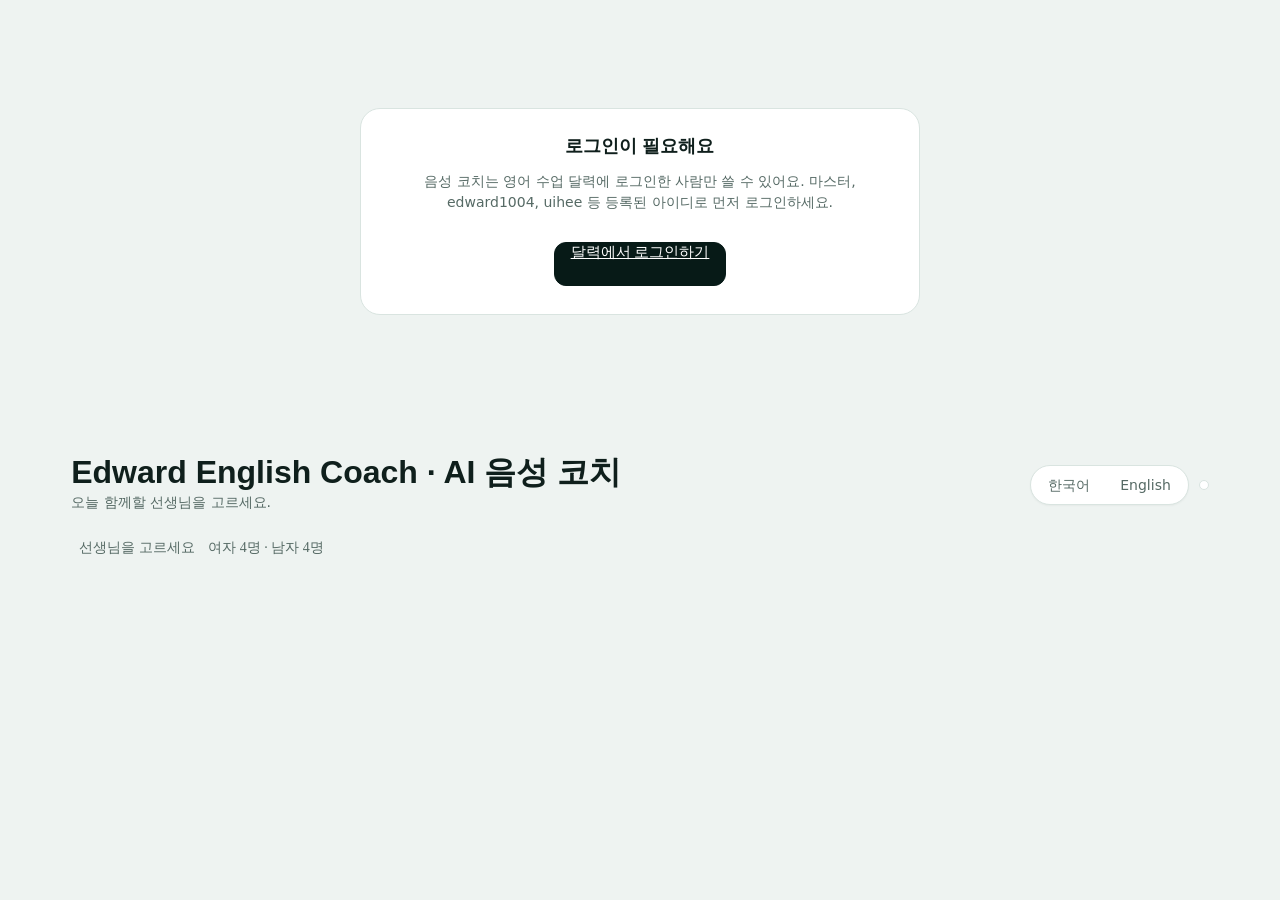
<file: voice-coach/index.html>
<!DOCTYPE html>
<html lang="ko">
<head>
<meta charset="utf-8">
<meta name="viewport" content="width=device-width, initial-scale=1">
<meta http-equiv="Content-Security-Policy" content="default-src 'self'; script-src 'self'; style-src 'self' 'unsafe-inline' https://fonts.googleapis.com; font-src https://fonts.gstatic.com; img-src 'self' data: blob:; connect-src 'self' https://api.github.com https://generativelanguage.googleapis.com wss://generativelanguage.googleapis.com https://api.groq.com https://openrouter.ai; media-src 'self' blob:; base-uri 'none'; form-action 'none'; object-src 'none'">
<meta name="referrer" content="no-referrer">
<meta name="robots" content="noindex, nofollow, noarchive, nosnippet, noimageindex, noai, noimageai">
<title>AI 음성 코치 · Edward English Coach</title>
<link rel="preconnect" href="https://fonts.googleapis.com">
<link href="https://fonts.googleapis.com/css2?family=Plus+Jakarta+Sans:wght@500;700;800&family=Noto+Sans+KR:wght@400;500;700&display=swap" rel="stylesheet">
<link rel="stylesheet" href="voice-coach.css">
</head>
<body>

<section class="panel locked" id="locked" hidden>
  <h3 data-i18n="lockT">로그인이 필요해요</h3>
  <p class="small" data-i18n="lockP">음성 코치는 영어 수업 달력에 로그인한 사람만 쓸 수 있어요. 마스터, edward1004, uihee 등 등록된 아이디로 먼저 로그인하세요.</p>
  <a class="btn pri" href="../index.html" data-i18n="lockBtn">달력에서 로그인하기</a>
</section>

<div class="app" id="app" hidden>
  <header>
    <div><h1 data-i18n="h1">Edward English Coach · AI 음성 코치</h1><p id="subline">오늘 함께할 선생님을 고르세요.</p></div>
    <div class="hdr-r"><div class="lang" role="group" aria-label="Language"><button type="button" data-lang="ko">한국어</button><button type="button" data-lang="en">English</button></div><div class="who" id="who"></div></div>
  </header>

  <!-- 1단계: 선생님 고르기 (고르면 사라짐) -->
  <section class="picker" id="picker" aria-labelledby="pickTitle">
    <h2 id="pickTitle"><span data-i18n="pickT">선생님을 고르세요</span> <span data-i18n="pickSub">여자 4명 · 남자 4명</span></h2>
    <div class="teachers" id="teachers"></div>
  </section>

  <!-- 2단계: 고른 선생님 + 대화 -->
  <section class="session" id="session" hidden>
    <div class="sbar">
      <div class="chosen" id="chosen"></div>
      <button class="btn" id="changeT" type="button" data-i18n="changeT">선생님 바꾸기</button>
      <div class="scenes" id="scenes" role="group" aria-label="연습 상황"></div>
      <div class="quota" id="quota"></div>
    </div>

    <div class="duo">
      <section class="call" id="call" data-s="idle" aria-label="음성 통화">
        <div class="bar-top">
          <span class="state"><span class="dot"></span><span id="stateTx">대기 중</span></span>
          <span id="timer">00:00</span>
        </div>
        <div class="stage">
          <button class="av" id="orb" aria-label="선생님 얼굴을 눌러 대화 시작/멈춤"></button>
          <div class="tname" id="tname"></div>
          <input type="file" id="photoIn" accept="image/*" hidden>
          <div class="cap" id="cap" aria-live="polite"></div>
        </div>
        <div class="fixes" id="fixes"></div>
        <div class="vlink" id="vlink">
          <button class="vbtn live" id="liveBtn" type="button">▶ 실시간 음성 대화 시작</button>
          <span class="small vstate" id="linkState"></span>
        </div>
        <div class="note" id="voiceWarn"></div>
        <div class="note" id="note"></div>
        <div class="dock">
          <button class="round" id="kbBtn" aria-pressed="true" hidden>자판</button>
          <button class="round" id="txBtn" aria-pressed="true" hidden>기록</button>
          <button class="round" id="hfBtn" aria-pressed="true" title="선생님이 말한 뒤 자동으로 다시 듣기" data-i18n="hfBtn">자동</button>
          <button class="round" id="spdBtn" title="선생님 말하기 속도">1.0×</button>
          <button class="round end" id="endBtn" data-i18n="endBtn">통화 종료 · 리포트</button>
        </div>
      </section>

      <section class="chat" aria-label="대화와 글쓰기">
        <div class="chat-h">
          <div class="modes" role="tablist" aria-label="연습 방식">
            <button role="tab" id="mTalk" aria-selected="true" aria-controls="talkBox" data-i18n="mTalk">💬 대화</button>
            <button role="tab" id="mWrite" aria-selected="false" aria-controls="writePane" data-i18n="mWrite">✍ 글쓰기 훈련</button>
          </div>
          <span id="chatHint">말한 내용이 글자로 남아요</span>
        </div>
        <div class="talkbox" id="talkBox">
          <div class="tx on" id="tx" aria-live="polite"></div>
          <form class="kb on" id="kb"><input id="kbIn" data-i18n="kbIn" data-i18n-attr="placeholder" placeholder="말 대신 영어로 입력해도 돼요" aria-label="영어 입력" autocomplete="off"><button data-i18n="kbSend">보내기</button></form>
        </div>
        <div class="writepane" id="writePane" hidden>
          <iframe id="coachFrame" title="글쓰기 훈련" allow="microphone; autoplay"></iframe>
        </div>
      </section>
    </div>

    <section class="panel report" id="report"></section>

    <details class="panel more">
      <summary data-i18n="moreSum">ChatGPT · Claude · Gemini 앱 음성으로 이어가기, 목소리 설정</summary>
      <div class="vlink" style="justify-content:flex-start;padding:10px 0">
        <button class="btn" id="linkBtn" type="button" data-i18n="linkBtn">ChatGPT·Claude 음성 소리 연결</button>
        <button class="btn" id="pipBtn" type="button" data-i18n="pipBtn">선생님 창 띄우기 (항상 위)</button>
      </div>
      <p class="small" style="margin:0 0 12px"><b id="appTeacher"></b> · <span data-i18n="appIntro">단추를 누르면 지금 고른 선생님과 연습 상황의 코치 지침이 복사되고 앱이 열려요. 앱에서 붙여 넣어 보낸 뒤 음성 대화 단추를 누르면 그 선생님처럼 말로 연습할 수 있어요.</span></p>
      <div class="apps">
        <div class="ap"><b>Claude · Pro</b><p data-i18n="apClaude">보낸 뒤 휴대폰 Claude 앱의 음성 모드로 대화</p><button class="btn pri" data-app="claude" data-i18n="apClaudeB">Claude로 음성 연습</button></div>
        <div class="ap"><b>ChatGPT · Pro</b><p data-i18n="apGpt">보낸 뒤 ChatGPT 음성 대화로 연습</p><button class="btn pri" data-app="chatgpt" data-i18n="apGptB">ChatGPT로 음성 연습</button></div>
        <div class="ap"><b data-i18n="apGemT">Gemini · 유료</b><p data-i18n="apGem">보낸 뒤 Gemini Live로 말하기</p><button class="btn pri" data-app="gemini" data-i18n="apGemB">Gemini로 음성 연습</button></div>
      </div>
      <p class="small" id="appMsg" aria-live="polite"></p>
      <ol class="guide" data-i18n="guide">
        <li>위 단추로 Claude나 ChatGPT를 엽니다 (지침이 복사돼요). 그 탭에서 지침을 먼저 <b>보내기</b> 하세요.</li>
        <li>그다음 입력칸 오른쪽의 <b>음성 모드</b> 단추(음파 모양)를 누르세요. <b>마이크 모양(받아쓰기)은 글자로만 받아 적고 소리로 대답하지 않아요.</b> 음성 모드가 켜지면 화면이 음성 대화 화면으로 바뀌고, AI가 스피커로 대답해요.</li>
        <li>이 화면으로 돌아와 <b>"ChatGPT·Claude 음성 소리 연결"</b>을 누르고, 공유 창에서 그 탭을 고른 뒤 <b>"탭 오디오도 공유"</b>를 켜세요.</li>
        <li><b>"선생님 창 띄우기"</b>를 누르면 선생님 얼굴이 작은 창으로 항상 위에 떠요. 그 탭으로 가서 말하면, 선생님이 대답할 때 사진 속 입이 소리에 맞춰 움직여요.</li>
      </ol>
      <p class="small" data-i18n="guideNote">크롬·엣지 데스크톱에서 됩니다. Claude 데스크톱 앱을 쓸 때는 윈도우에서 "전체 화면 + 시스템 오디오 공유"를 고르면 됩니다. 휴대폰 앱의 소리는 연결할 수 없어요.</p>
      <div class="row"><label class="small" style="display:flex;gap:8px;align-items:center"><span data-i18n="voiceLbl">선생님 목소리</span><select id="voiceSel" aria-label="선생님 목소리"></select></label><button class="btn" id="voiceTest" type="button" data-i18n="voiceTest">들어 보기</button><span class="small" id="voiceHint"></span><a class="btn" href="../coach.html" data-i18n="backCoach">Edward English Coach로 돌아가기</a></div>
      <details style="margin-top:12px"><summary data-i18n="promptSum">코치 지침 전문 보기</summary><textarea id="promptBox" readonly></textarea></details>
    </details>
  </section>
</div>

<div class="dlg" id="photoDlg" hidden role="dialog" aria-modal="true" aria-labelledby="photoTitle">
  <div class="dlgbox">
    <h3 id="photoTitle"><span id="photoWho"></span> <span data-i18n="photoT">선생님 사진 바꾸기</span></h3>
    <canvas id="photoPrev" width="240" height="240"></canvas>
    <label class="small"><span data-i18n="photoZoomL">확대</span> <input type="range" id="photoZoom" min="1" max="2.2" step="0.05" value="1"></label>
    <p class="small" data-i18n="photoHelp">얼굴이 가운데 오도록 확대를 맞추세요. 저장하면 사이트 저장소에 올라가 모든 사람에게 바뀐 사진이 보여요.</p>
    <div class="row"><button class="btn pri" id="photoSave" type="button" data-i18n="photoSave">이 사진으로 저장</button><button class="btn" id="photoCancel" type="button" data-i18n="photoCancel">취소</button></div>
    <p class="small" id="photoSt" aria-live="polite"></p>
  </div>
</div>
<script src="face-anim.js"></script>
<script src="live-coach.js"></script>
<script src="voice-coach.js"></script>
</body>
</html>
</file>
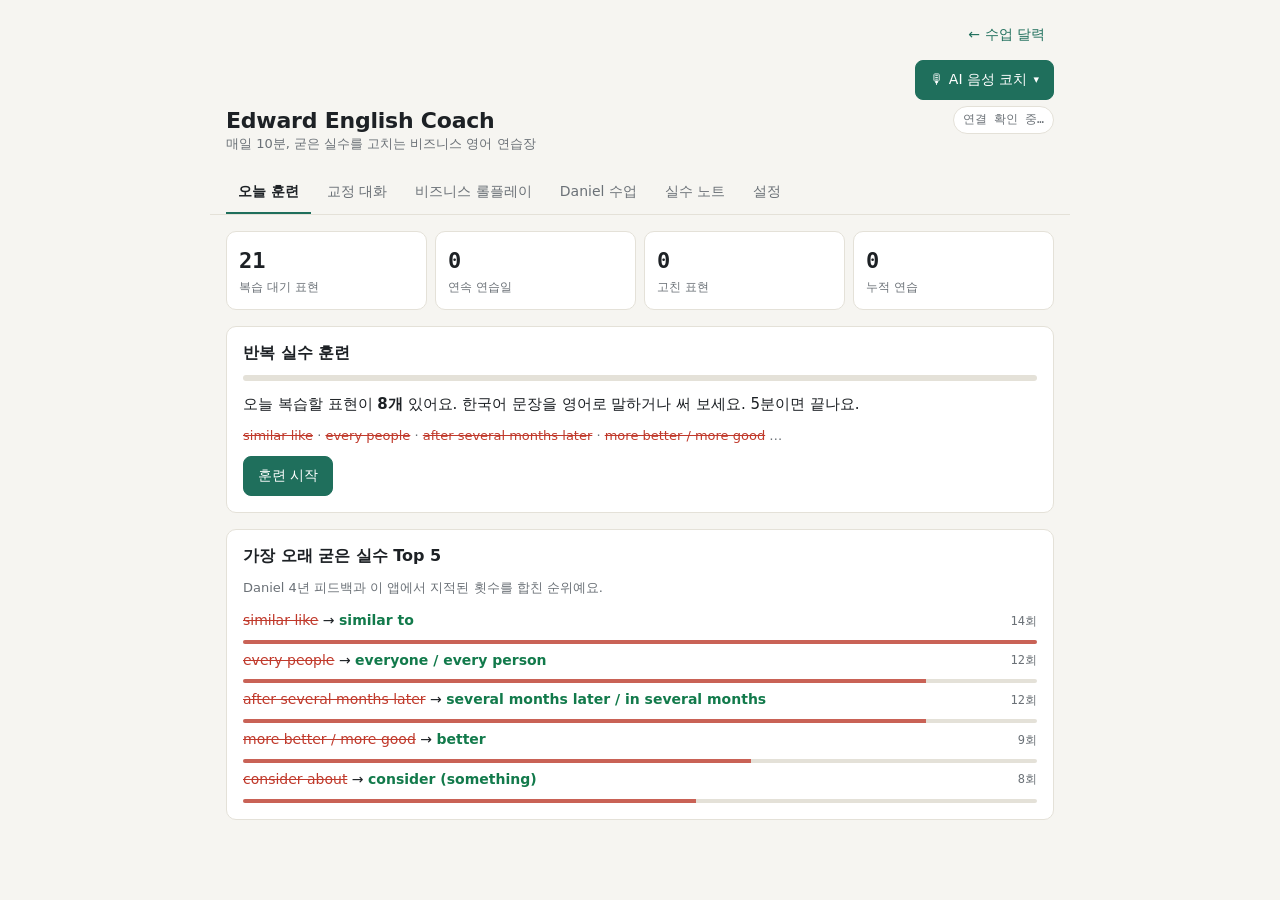
<file: coach.html>
<!DOCTYPE html>
<html lang="ko">
<head>
<meta charset="utf-8">
<meta name="viewport" content="width=device-width, initial-scale=1">
<meta http-equiv="Content-Security-Policy" content="default-src 'self'; script-src 'self'; style-src 'self' 'unsafe-inline' https://fonts.googleapis.com; font-src https://fonts.gstatic.com; img-src 'self' data: blob:; connect-src 'self' https://api.github.com https://api.anthropic.com https://generativelanguage.googleapis.com https://api.groq.com https://openrouter.ai; media-src 'self' blob:; base-uri 'none'; form-action 'none'; object-src 'none'">
<meta name="referrer" content="no-referrer">
<meta name="robots" content="noindex, nofollow, noarchive, nosnippet, noimageindex, noai, noimageai">
<title>Edward English Coach</title>
<link rel="preconnect" href="https://fonts.googleapis.com">
<link href="https://fonts.googleapis.com/css2?family=Noto+Sans+KR:wght@400;500;700&family=JetBrains+Mono:wght@500;600&display=swap" rel="stylesheet">
<style>
/* Layout idea: the calendar site's companion — same paper/green palette, tabs on top, corrections shown like redlined revisions. */
:root{
  --bg:#f6f5f1;
  --surface:#ffffff;
  --ink:#1d2125;
  --muted:#6b7177;
  --line:#e4e1d8;
  --accent:#1f6f5c;
  --accent-soft:#e3f1ec;
  --good:#127a4b;
  --good-soft:#e3f4ea;
  --bad:#c0392b;
  --bad-soft:#fbe9e6;
  --warn:#9a6300;
  --warn-soft:#fdf1d9;
  --font-body:"Noto Sans KR", "Apple SD Gothic Neo", "Malgun Gothic", system-ui, sans-serif;
  --font-mono:"JetBrains Mono", ui-monospace, "SFMono-Regular", Menlo, monospace;
  --radius:10px;
  color-scheme: light;
}
@media (prefers-color-scheme: dark){
  :root:not([data-theme="light"]){
    --bg:#0f1218; --surface:#171b23; --ink:#e7e9ee; --muted:#9aa2b0; --line:#2a303b;
    --accent:#5cc6a5; --accent-soft:#14302a; --good:#4cc38a; --good-soft:#123326;
    --bad:#ff7b6b; --bad-soft:#3a1a17; --warn:#f0b54a; --warn-soft:#3a2c10;
    color-scheme: dark;
  }
}
:root[data-theme="dark"]{
  --bg:#0f1218; --surface:#171b23; --ink:#e7e9ee; --muted:#9aa2b0; --line:#2a303b;
  --accent:#5cc6a5; --accent-soft:#14302a; --good:#4cc38a; --good-soft:#123326;
  --bad:#ff7b6b; --bad-soft:#3a1a17; --warn:#f0b54a; --warn-soft:#3a2c10;
  color-scheme: dark;
}
*{box-sizing:border-box}
[hidden]{display:none!important}
html,body{margin:0;height:100%}
body{background:var(--bg);color:var(--ink);font-family:var(--font-body);font-size:15px;line-height:1.55;-webkit-font-smoothing:antialiased}
button,input,textarea,select{font:inherit;color:inherit}
h1,h2,h3{text-wrap:balance;margin:0;line-height:1.25}
.mono{font-family:var(--font-mono)}
.wrap{max-width:860px;margin:0 auto;padding:16px 16px 40px;display:flex;flex-direction:column;gap:16px}

header.top{display:flex;align-items:flex-end;justify-content:space-between;gap:12px;flex-wrap:wrap}
header.top h1{font-size:22px;font-weight:700;letter-spacing:-.01em}
header.top .sub{color:var(--muted);font-size:13px}
.mode-pill{font-family:var(--font-mono);font-size:11.5px;padding:4px 9px;border-radius:99px;border:1px solid var(--line);background:var(--surface);color:var(--muted);white-space:nowrap}
.mode-pill.on{border-color:var(--good);color:var(--good)}
.mode-pill.off{border-color:var(--warn);color:var(--warn)}
.hdr-right{display:flex;flex-direction:column;align-items:flex-end;gap:6px}
.backlink{text-decoration:none;color:var(--accent);font-size:13px;min-height:0;padding:4px 8px}
a.btn.voicelink{text-decoration:none;font-size:14px;font-weight:700;border-radius:999px;padding:6px 16px;min-height:36px;box-shadow:0 2px 8px rgba(31,111,92,.25)}
.voicebox{position:relative}
.voicebox>summary{list-style:none}
.voicebox>summary::-webkit-details-marker{display:none}
.voicebox .caret{font-size:11px;transition:transform .15s;display:inline-block}
.voicebox[open] .caret{transform:rotate(180deg)}
.vpop{position:absolute;right:0;top:calc(100% + 8px);z-index:20;background:var(--surface);border:1px solid var(--line);border-radius:14px;box-shadow:0 12px 32px rgba(0,0,0,.14);padding:12px;width:min(340px,calc(100vw - 32px))}
.vpop-h{font-size:13px;color:var(--muted);margin:0 0 8px 2px}
.vgrid{display:grid;grid-template-columns:repeat(4,minmax(0,1fr));gap:6px}
.vgrid .vt{display:grid;justify-items:center;gap:2px;padding:6px 2px;border-radius:10px;text-decoration:none;color:var(--ink)}
.vgrid .vt:hover,.vgrid .vt:focus-visible{background:var(--accent-soft);outline:none}
.vgrid img{width:44px;height:44px;border-radius:50%;object-fit:cover;display:block}
.vgrid b{font-size:13px;font-weight:600}.vgrid span{font-size:11px;color:var(--muted)}
@media (max-width:560px){.vpop{right:auto;left:0}}
.sync-note{font-size:11.5px;color:var(--muted);min-height:15px}
.sync-note.bad{color:var(--bad)}
@media (max-width:560px){.hdr-right{align-items:flex-start}}
.fbitem{padding:12px 0;border-top:1px solid var(--line);display:flex;flex-direction:column;gap:6px}
.fbitem:first-child{border-top:0}
.fbitem .fbt{font-size:14px;white-space:pre-wrap}
.fbitem .fbt b{font-size:12px;color:var(--muted);font-weight:600;margin-right:6px}

nav.tabs{display:flex;gap:4px;overflow-x:auto;scrollbar-width:none;border-bottom:1px solid var(--line);margin:0 -16px;padding:0 16px}
nav.tabs::-webkit-scrollbar{display:none}
nav.tabs button{background:none;border:0;padding:10px 12px;font-size:14px;font-weight:500;color:var(--muted);border-bottom:2px solid transparent;cursor:pointer;white-space:nowrap}
nav.tabs button[aria-selected="true"]{color:var(--ink);border-bottom-color:var(--accent);font-weight:600}
nav.tabs button:focus-visible{outline:2px solid var(--accent);outline-offset:-2px}

.panel{display:none;flex-direction:column;gap:16px}
.panel.active{display:flex}
.card{background:var(--surface);border:1px solid var(--line);border-radius:var(--radius);padding:16px;display:flex;flex-direction:column;gap:12px;min-width:0}
.card h2{font-size:16px;font-weight:700}
.card h3{font-size:14px;font-weight:600}
.hint{color:var(--muted);font-size:13px}
.row{display:flex;gap:8px;align-items:center;flex-wrap:wrap}
.grow{flex:1;min-width:0}

.stats{display:grid;grid-template-columns:repeat(4,minmax(0,1fr));gap:8px}
.stat{background:var(--surface);border:1px solid var(--line);border-radius:var(--radius);padding:12px}
.stat .n{font-family:var(--font-mono);font-size:22px;font-weight:600;font-variant-numeric:tabular-nums}
.stat .l{font-size:12px;color:var(--muted)}
@media (max-width:560px){.stats{grid-template-columns:repeat(2,minmax(0,1fr))}}

.btn{display:inline-flex;align-items:center;justify-content:center;gap:6px;border:1px solid var(--line);background:var(--surface);border-radius:8px;padding:8px 14px;font-size:14px;font-weight:500;cursor:pointer;min-height:38px}
.btn:hover{border-color:var(--muted)}
.btn:focus-visible{outline:2px solid var(--accent);outline-offset:2px}
.btn.primary{background:var(--accent);border-color:var(--accent);color:#fff}
:root[data-theme="dark"] .btn.primary{color:#0f1218}
@media (prefers-color-scheme: dark){:root:not([data-theme="light"]) .btn.primary{color:#0f1218}}
.btn.good{border-color:var(--good);color:var(--good)}
.btn.bad{border-color:var(--bad);color:var(--bad)}
.btn.ghost{border-color:transparent;background:transparent;padding:6px 8px}
.btn:disabled{opacity:.45;cursor:not-allowed}
.btn.icon{padding:6px;min-width:38px}
.btn.mic.listening{background:var(--bad);border-color:var(--bad);color:#fff}

textarea,input[type=text],input[type=password],select{width:100%;border:1px solid var(--line);background:var(--bg);border-radius:8px;padding:10px 12px;font-size:15px}
textarea{resize:vertical;min-height:72px}
textarea:focus,input:focus,select:focus{outline:2px solid var(--accent);outline-offset:0;border-color:transparent}
label{font-size:13px;font-weight:600;display:flex;flex-direction:column;gap:6px}

/* Redline correction block */
.fix{border-left:3px solid var(--bad);background:var(--bad-soft);border-radius:0 8px 8px 0;padding:8px 12px;display:flex;flex-direction:column;gap:6px;font-size:14px}
.fix.clean{border-left-color:var(--good);background:var(--good-soft)}
.fix-line{display:flex;flex-wrap:wrap;gap:4px 8px;align-items:baseline}
.del{text-decoration:line-through;text-decoration-color:var(--bad);color:var(--bad)}
.ins{color:var(--good);font-weight:600}
.why{color:var(--muted);font-size:13px}
.better{font-size:14px}
.better b{font-family:var(--font-mono);font-size:11px;letter-spacing:.04em;color:var(--muted);font-weight:600;margin-right:6px}
.tip{font-size:13px;border-left:3px solid var(--warn);background:var(--warn-soft);padding:6px 10px;border-radius:0 8px 8px 0}

/* Chat */
.chat{display:flex;flex-direction:column;gap:12px;max-height:56vh;min-height:220px;overflow-y:auto;padding:4px 2px}
.msg{display:flex;flex-direction:column;gap:6px;max-width:88%}
.msg.me{align-self:flex-end;align-items:flex-end}
.msg.ai{align-self:flex-start}
.bubble{padding:10px 14px;border-radius:14px;font-size:15px;white-space:pre-wrap;word-wrap:break-word}
.msg.me .bubble{background:var(--accent-soft);border-bottom-right-radius:4px}
.msg.ai .bubble{background:var(--bg);border:1px solid var(--line);border-bottom-left-radius:4px}
.msg .fix{align-self:stretch;max-width:100%}
.msg .meta{display:flex;gap:4px;align-items:center}
.composer{display:flex;gap:8px;align-items:flex-end}
.composer textarea{min-height:46px;max-height:140px}
.typing{color:var(--muted);font-size:13px;font-style:italic}

/* Scenario chips */
.chips{display:flex;gap:8px;flex-wrap:wrap}
.chip{border:1px solid var(--line);background:var(--surface);border-radius:99px;padding:6px 12px;font-size:13px;cursor:pointer}
.chip[aria-pressed="true"]{background:var(--ink);color:var(--bg);border-color:var(--ink)}
.chip:focus-visible{outline:2px solid var(--accent);outline-offset:2px}

/* Drill */
.drill-q{font-size:18px;font-weight:600;line-height:1.5}
.target{font-family:var(--font-mono);font-size:12px;color:var(--muted)}
.progress{height:6px;background:var(--line);border-radius:99px;overflow:hidden}
.progress > i{display:block;height:100%;background:var(--accent);width:0;transition:width .3s}

/* Mistake list */
.mlist{display:flex;flex-direction:column}
.mitem{display:grid;grid-template-columns:minmax(0,1fr) auto;gap:4px 12px;padding:12px 0;border-top:1px solid var(--line)}
.mitem:first-child{border-top:0}
.mitem .pair{display:flex;flex-wrap:wrap;gap:4px 10px;align-items:baseline;font-size:15px}
.mitem .side{display:flex;flex-direction:column;align-items:flex-end;gap:4px}
.dots{display:flex;gap:3px}
.dots i{width:8px;height:8px;border-radius:2px;background:var(--line)}
.dots i.on{background:var(--good)}
.tag{font-family:var(--font-mono);font-size:11px;padding:2px 7px;border-radius:4px;border:1px solid var(--line);color:var(--muted);white-space:nowrap}
.tag.due{border-color:var(--warn);color:var(--warn);background:var(--warn-soft)}
.tag.done{border-color:var(--good);color:var(--good);background:var(--good-soft)}
.tag.src-daniel{border-color:var(--accent);color:var(--accent)}
.count{font-family:var(--font-mono);font-size:12px;color:var(--muted);font-variant-numeric:tabular-nums}

.toprow{display:flex;flex-direction:column;gap:6px}
.toprow .bar{display:grid;grid-template-columns:minmax(0,1fr) 42px;gap:8px;align-items:center;font-size:14px}
.toprow .track{grid-column:1/-1;height:4px;background:var(--line);border-radius:99px;overflow:hidden}
.toprow .track i{display:block;height:100%;background:var(--bad);opacity:.75}

.out{display:flex;flex-direction:column;gap:10px}
.out ol,.out ul{margin:0;padding-left:20px;display:flex;flex-direction:column;gap:4px}
.expr{display:grid;grid-template-columns:minmax(0,1fr) minmax(0,1fr);gap:4px 12px;font-size:14px}
.expr .en{font-weight:600}
@media (max-width:560px){.expr{grid-template-columns:1fr}.expr .ko{color:var(--muted);margin-bottom:6px}}
.sessions{display:flex;flex-direction:column}
.sess{padding:10px 0;border-top:1px solid var(--line);display:flex;flex-direction:column;gap:2px}
.sess:first-child{border-top:0}
.sess .t{font-weight:600;font-size:14px}
.sess .d{font-size:12px;color:var(--muted);font-family:var(--font-mono)}
.empty{color:var(--muted);font-size:14px;padding:8px 0}
.notice{font-size:13px;padding:10px 12px;border-radius:8px;background:var(--warn-soft);color:var(--ink);border:1px solid var(--warn)}
.notice.info{background:var(--accent-soft);border-color:var(--accent)}
.err{color:var(--bad);font-size:13px}
.ai-used{font-family:var(--font-mono);font-size:11.5px;color:var(--muted);margin-top:4px}
.ai-used.switched{color:var(--warn)}
#aiTestOut .ok{color:var(--good)}
.toast{position:fixed;left:50%;bottom:20px;transform:translateX(-50%);background:var(--ink);color:var(--bg);padding:10px 16px;border-radius:8px;font-size:14px;opacity:0;pointer-events:none;transition:opacity .2s;z-index:10;max-width:90vw}
.toast.show{opacity:1}
details summary{cursor:pointer;font-weight:600;font-size:14px}
@media (prefers-reduced-motion: reduce){*{transition:none!important;animation:none!important}}
html.embed header.top{display:none}
html.embed .wrap{padding-top:6px}
html.embed body{background:transparent}
</style>
</head>
<body>
<div class="wrap">
  <header class="top">
    <div>
      <h1>Edward English Coach</h1>
      <div class="sub">매일 10분, 굳은 실수를 고치는 비즈니스 영어 연습장</div>
    </div>
    <div class="hdr-right">
      <a class="btn ghost backlink" href="./">← 수업 달력</a>
      <details class="voicebox">
        <summary class="btn primary voicelink" title="실사 선생님과 음성으로 대화 (ChatGPT·Claude·Gemini 음성 연결)">🎙 AI 음성 코치 <span class="caret" aria-hidden="true">▾</span></summary>
        <div class="vpop" role="group" aria-label="음성 코치 선생님 고르기">
          <div class="vpop-h">선생님을 고르세요</div>
          <div class="vgrid"><a class="vt" href="voice-coach/?t=sophie" title="Sophie 선생님과 음성 대화"><img src="voice-coach/teachers/thumbs/sophie.jpg" alt="" width="44" height="44" loading="lazy"><b>Sophie</b><span>영국</span></a><a class="vt" href="voice-coach/?t=emma" title="Emma 선생님과 음성 대화"><img src="voice-coach/teachers/thumbs/emma.jpg" alt="" width="44" height="44" loading="lazy"><b>Emma</b><span>미국</span></a><a class="vt" href="voice-coach/?t=clara" title="Clara 선생님과 음성 대화"><img src="voice-coach/teachers/thumbs/clara.jpg" alt="" width="44" height="44" loading="lazy"><b>Clara</b><span>캐나다</span></a><a class="vt" href="voice-coach/?t=luna" title="Luna 선생님과 음성 대화"><img src="voice-coach/teachers/thumbs/luna.jpg" alt="" width="44" height="44" loading="lazy"><b>Luna</b><span>호주</span></a><a class="vt" href="voice-coach/?t=james" title="James 선생님과 음성 대화"><img src="voice-coach/teachers/thumbs/james.jpg" alt="" width="44" height="44" loading="lazy"><b>James</b><span>영국</span></a><a class="vt" href="voice-coach/?t=noah" title="Noah 선생님과 음성 대화"><img src="voice-coach/teachers/thumbs/noah.jpg" alt="" width="44" height="44" loading="lazy"><b>Noah</b><span>캐나다</span></a><a class="vt" href="voice-coach/?t=ryan" title="Ryan 선생님과 음성 대화"><img src="voice-coach/teachers/thumbs/ryan.jpg" alt="" width="44" height="44" loading="lazy"><b>Ryan</b><span>미국</span></a><a class="vt" href="voice-coach/?t=leo" title="Leo 선생님과 음성 대화"><img src="voice-coach/teachers/thumbs/leo.jpg" alt="" width="44" height="44" loading="lazy"><b>Leo</b><span>호주</span></a></div>
        </div>
      </details>
      <span id="modePill" class="mode-pill">연결 확인 중…</span>
      <span id="syncNote" class="sync-note"></span>
    </div>
  </header>

  <nav class="tabs" role="tablist" aria-label="메뉴">
    <button role="tab" id="tab-today" aria-controls="p-today" aria-selected="true">오늘 훈련</button>
    <button role="tab" id="tab-chat" aria-controls="p-chat" aria-selected="false">교정 대화</button>
    <button role="tab" id="tab-role" aria-controls="p-role" aria-selected="false">비즈니스 롤플레이</button>
    <button role="tab" id="tab-daniel" aria-controls="p-daniel" aria-selected="false">Daniel 수업</button>
    <button role="tab" id="tab-notes" aria-controls="p-notes" aria-selected="false">실수 노트</button>
    <button role="tab" id="tab-settings" aria-controls="p-settings" aria-selected="false">설정</button>
  </nav>

  <!-- TODAY -->
  <section class="panel active" id="p-today" role="tabpanel" aria-labelledby="tab-today">
    <div class="stats">
      <div class="stat"><div class="n" id="stDue">0</div><div class="l">복습 대기 표현</div></div>
      <div class="stat"><div class="n" id="stStreak">0</div><div class="l">연속 연습일</div></div>
      <div class="stat"><div class="n" id="stMastered">0</div><div class="l">고친 표현</div></div>
      <div class="stat"><div class="n" id="stTotal">0</div><div class="l">누적 연습</div></div>
    </div>

    <div class="card" id="drillCard">
      <div class="row" style="justify-content:space-between">
        <h2>반복 실수 훈련</h2>
        <span class="count" id="drillPos"></span>
      </div>
      <div class="progress" aria-hidden="true"><i id="drillBar"></i></div>
      <div id="drillBody" class="out"></div>
    </div>

    <div class="card">
      <h2>가장 오래 굳은 실수 Top 5</h2>
      <div class="hint">Daniel 4년 피드백과 이 앱에서 지적된 횟수를 합친 순위예요.</div>
      <div class="toprow" id="topList"></div>
    </div>
  </section>

  <!-- CHAT -->
  <section class="panel" id="p-chat" role="tabpanel" aria-labelledby="tab-chat">
    <div class="card">
      <div class="row" style="justify-content:space-between">
        <h2>교정 대화</h2>
        <button class="btn ghost" id="chatReset" type="button">새 대화</button>
      </div>
      <div class="hint">아무 주제로 영어로 말해 보세요. 문장마다 틀린 부분을 바로 고쳐 드리고, 지적된 실수는 실수 노트에 쌓여요.</div>
      <div class="chips" id="chatTopics"></div>
      <div class="chat" id="chatLog" aria-live="polite"></div>
      <div class="composer">
        <textarea id="chatInput" class="grow" placeholder="Type in English… (Enter 전송, Shift+Enter 줄바꿈)" aria-label="영어 입력"></textarea>
        <button class="btn icon mic" id="chatMic" type="button" aria-label="말하기" title="말하기" hidden>🎙</button>
        <button class="btn primary" id="chatSend" type="button">보내기</button>
      </div>
    </div>
  </section>

  <!-- ROLEPLAY -->
  <section class="panel" id="p-role" role="tabpanel" aria-labelledby="tab-role">
    <div class="card">
      <h2>비즈니스 롤플레이</h2>
      <div class="hint">실제 업무 상황을 골라 시작하세요. 끝나면 ‘세션 끝내기’로 리포트를 받아요.</div>
      <div class="chips" id="roleChips"></div>
      <div id="roleDesc" class="notice info"></div>
      <div class="chat" id="roleLog" aria-live="polite"></div>
      <div class="composer">
        <textarea id="roleInput" class="grow" placeholder="Answer in English…" aria-label="롤플레이 영어 입력"></textarea>
        <button class="btn icon mic" id="roleMic" type="button" aria-label="말하기" title="말하기" hidden>🎙</button>
        <button class="btn primary" id="roleSend" type="button">보내기</button>
      </div>
      <div class="row">
        <button class="btn primary" id="roleStart" type="button">이 상황으로 시작</button>
        <button class="btn" id="roleEnd" type="button" disabled>세션 끝내기 · 리포트</button>
      </div>
      <div id="roleReport" class="out"></div>
    </div>
  </section>

  <!-- DANIEL -->
  <section class="panel" id="p-daniel" role="tabpanel" aria-labelledby="tab-daniel">
    <div class="card" id="fbCard">
      <div class="row" style="justify-content:space-between">
        <h2>Daniel이 달력에 남긴 피드백</h2>
        <button class="btn" id="fbImportAll" type="button">새 피드백 모두 가져오기</button>
      </div>
      <div class="hint" id="fbHint">수업 달력에서 Daniel이 쓴 피드백을 읽어, 고칠 점은 실수 노트로, 핵심 표현은 아래 표현 목록으로 넣어요.</div>
      <div id="fbList"></div>
    </div>

    <div class="card" id="exprCard">
      <h2>Daniel이 알려준 표현</h2>
      <div class="hint">눌러서 들어 보고, 대화할 때 일부러 한 번씩 써 보세요.</div>
      <div class="expr" id="exprList"></div>
    </div>

    <div class="card">
      <h2>수업 전: 25분을 꽉 채울 준비</h2>
      <div class="hint">이번 주에 Daniel과 이야기할 주제를 적으면, 예상 질문·핵심 표현·첫 발언 초안을 만들어 드려요.</div>
      <label for="prepTopic">이번 수업 주제</label>
      <input type="text" id="prepTopic" placeholder="예: 중국 고객에게 LPDDR5X 공급 일정 설명하기">
      <div class="row"><button class="btn primary" id="prepGo" type="button">준비 자료 만들기</button></div>
      <div id="prepOut" class="out"></div>
    </div>

    <div class="card">
      <h2>수업 후: Daniel이 고쳐준 것 기록</h2>
      <div class="hint">기억나는 대로 한국어·영어 섞어서 적어도 돼요. 정리해서 실수 노트에 넣고 내일부터 훈련에 나와요.</div>
      <textarea id="classNotes" placeholder="예: every people 또 지적받음. 'I'm agree'가 아니라 'I agree'. 발표에서 'more faster' 씀"></textarea>
      <div class="row">
        <button class="btn primary" id="notesGo" type="button">정리해서 저장</button>
        <span class="hint" id="notesStatus"></span>
      </div>
      <details>
        <summary>직접 한 줄씩 넣기</summary>
        <div class="out" style="margin-top:10px">
          <div class="row">
            <input type="text" id="manWrong" class="grow" placeholder="틀린 표현 (예: I'm agree)" aria-label="틀린 표현">
            <input type="text" id="manRight" class="grow" placeholder="맞는 표현 (예: I agree)" aria-label="맞는 표현">
          </div>
          <input type="text" id="manWhy" placeholder="메모 (선택)" aria-label="메모">
          <div class="row"><button class="btn" id="manAdd" type="button">추가</button></div>
        </div>
      </details>
    </div>

    <div class="card">
      <h2>최근 기록</h2>
      <div class="sessions" id="sessList"></div>
    </div>
  </section>

  <!-- NOTES -->
  <section class="panel" id="p-notes" role="tabpanel" aria-labelledby="tab-notes">
    <div class="card">
      <div class="row" style="justify-content:space-between">
        <h2>실수 노트</h2>
        <select id="noteFilter" style="width:auto" aria-label="필터">
          <option value="all">전체</option>
          <option value="due">오늘 복습</option>
          <option value="daniel">Daniel 지적</option>
          <option value="app">앱에서 지적</option>
          <option value="done">고친 표현</option>
        </select>
      </div>
      <div class="hint">초록 칸이 5개 차면 ‘고친 표현’이 돼요. 틀리면 처음부터 다시 쌓여요.</div>
      <div class="mlist" id="noteList"></div>
    </div>
  </section>

  <!-- SETTINGS -->
  <section class="panel" id="p-settings" role="tabpanel" aria-labelledby="tab-settings">
    <div class="card">
      <h2>작동 방식</h2>
      <div id="modeExplain" class="hint"></div>
    </div>
    <div class="card" id="apiCard">
      <h2>AI 연결 · 자동 전환</h2>
      <div class="hint">한 곳이 혼잡하거나 한도를 넘으면 다음 AI로 자동으로 넘어가고, 모두 막히면 오프라인 자동 판정으로 채점해요. 어떤 AI가 답했는지는 결과 아래 <b>🤖</b> 줄과 위쪽 표시에 나와요. 키는 이 브라우저(localStorage)에만 저장돼요.</div>
      <div class="hint mono" id="aiOrder"></div>
      <div class="hint" id="sharedNote"></div>

      <h3>① Google Gemini (무료) <span class="hint" id="kGeminiSt"></span></h3>
      <label for="kGemini">API 키 <input type="password" id="kGemini" autocomplete="off" placeholder="AIza..."></label>
      <label for="mGemini">모델 (비워 두면 자동) <input type="text" id="mGemini" placeholder="비워 두면 자동 (막히면 다른 Flash 모델로)"></label>
      <div class="hint">키 받기: <a href="https://aistudio.google.com/apikey" target="_blank" rel="noopener">aistudio.google.com/apikey</a> → API 키 만들기. 카드 등록 없음.</div>

      <h3>② Groq (무료) <span class="hint" id="kGroqSt"></span></h3>
      <label for="kGroq">API 키 <input type="password" id="kGroq" autocomplete="off" placeholder="gsk_..."></label>
      <label for="mGroq">모델 (비워 두면 자동) <input type="text" id="mGroq" placeholder="비워 두면 자동 (지금 쓸 수 있는 모델 중 선택)"></label>
      <div class="hint">키 받기: <a href="https://console.groq.com/keys" target="_blank" rel="noopener">console.groq.com/keys</a> → 구글 계정 로그인 → Create API Key. 카드 등록 없음.</div>

      <h3>③ OpenRouter 무료 모델 <span class="hint" id="kORSt"></span></h3>
      <label for="kOR">API 키 <input type="password" id="kOR" autocomplete="off" placeholder="sk-or-..."></label>
      <label for="mOR">모델 (비워 두면 무료 모델 자동 선택) <input type="text" id="mOR" placeholder="자동 (:free 모델 중 선택)"></label>
      <div class="hint">키 받기: <a href="https://openrouter.ai/settings/keys" target="_blank" rel="noopener">openrouter.ai/settings/keys</a> → Create Key. 충전하지 않아도 <code>:free</code> 모델은 무료예요.</div>

      <details>
        <summary class="hint">④ Claude (유료 · 선택, 비워 두면 사용 안 함)</summary>
        <label for="kClaude">Anthropic API 키 <input type="password" id="kClaude" autocomplete="off" placeholder="sk-ant-..."></label>
        <label for="mClaude">모델 <input type="text" id="mClaude" placeholder="claude-sonnet-5-5"></label>
        <div class="hint">사용한 만큼 요금이 나가요. 넣는다면 Anthropic 콘솔에서 월 사용 한도를 꼭 걸어 두세요.</div>
      </details>

      <div class="row"><button class="btn primary" id="apiSave" type="button">저장</button><button class="btn" id="apiTest" type="button">연결 테스트</button><button class="btn" id="apiClear" type="button">키 모두 지우기</button></div>
      <div class="row" id="apiShareRow" style="display:none"><button class="btn" id="apiShare" type="button">무료 키를 학생·edward1004와 공유</button><span class="hint">학생 기기에서 키를 따로 넣지 않아도 돼요. (Daniel도 공유 저장소를 볼 수 있어요)</span></div>
      <div id="aiTestOut" class="hint"></div>
      <div class="hint" id="aiUsedNow"></div>
    </div>
    <div class="card">
      <h2>음성</h2>
      <label class="row" style="flex-direction:row;font-weight:500"><input type="checkbox" id="autoSpeak"> AI 답변 자동으로 읽어주기</label>
      <label for="rate">읽기 속도 <span id="rateVal" class="mono"></span>
        <input type="range" id="rate" min="0.7" max="1.3" step="0.05">
      </label>
      <div class="hint" id="voiceNote"></div>
    </div>
    <div class="card">
      <h2>데이터 백업 · 옮기기</h2>
      <div class="hint">Claude 버전과 GitHub Pages 버전은 저장 공간이 달라요. 아래 코드를 복사해 다른 쪽에 붙여 넣으면 실수 노트와 기록이 옮겨져요.</div>
      <div class="row"><button class="btn" id="expBtn" type="button">백업 코드 복사</button></div>
      <textarea id="impText" placeholder="백업 코드를 여기에 붙여 넣기" aria-label="백업 코드"></textarea>
      <div class="row"><button class="btn" id="impBtn" type="button">불러오기 (합치기)</button></div>
    </div>
  </section>
</div>
<div class="toast" id="toast" role="status"></div>

<script src="coach.js?v=20261128c"></script>
</body>
</html>
</file>
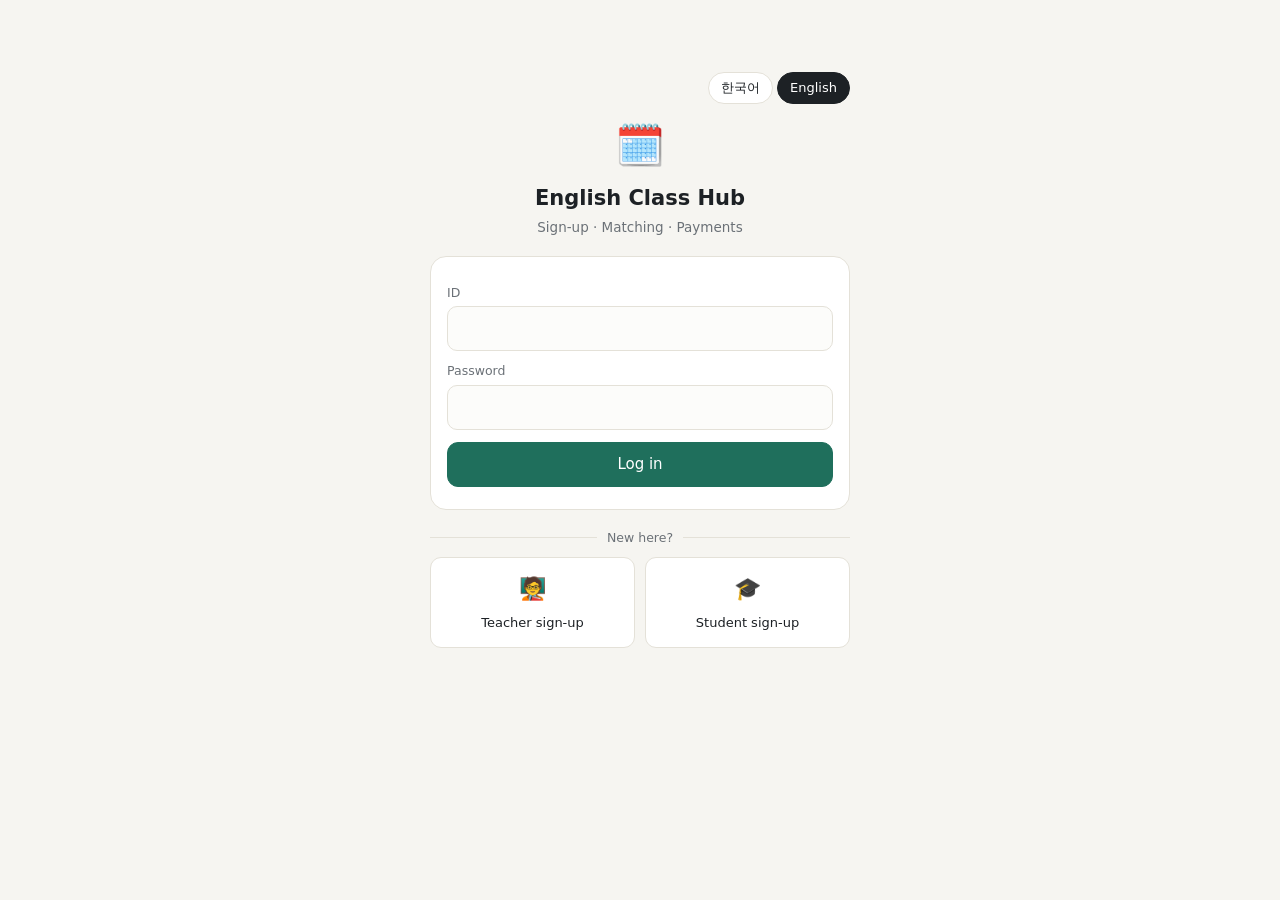
<file: hub.html>
<!DOCTYPE html>
<html lang="ko">
<head>
<meta charset="utf-8">
<meta name="viewport" content="width=device-width, initial-scale=1, viewport-fit=cover">
<meta http-equiv="Content-Security-Policy" content="default-src 'self'; script-src 'self'; style-src 'self' 'unsafe-inline' https://fonts.googleapis.com; font-src https://fonts.gstatic.com; img-src 'self' data:; connect-src 'self' https://api.github.com https://open.er-api.com; base-uri 'none'; form-action 'none'; object-src 'none'">
<meta name="referrer" content="no-referrer">
<meta name="robots" content="noindex, nofollow, noarchive, nosnippet, noimageindex, noai, noimageai">
<title>영어 수업 허브 · 등록·매칭·결제</title>
<link rel="preconnect" href="https://fonts.googleapis.com">
<link href="https://fonts.googleapis.com/css2?family=Noto+Sans+KR:wght@400;500;700&display=swap" rel="stylesheet">
<style>
:root{
  --bg:#f6f5f1; --card:#fff; --ink:#1d2125; --muted:#6b7177; --line:#e4e1d8;
  --accent:#1f6f5c; --accent-soft:#e3f1ec; --warn:#b4541a; --warn-soft:#fbeee4;
  --bad:#c0392b; --bad-soft:#fbe7e5; --blue:#1a6fa8; --blue-soft:#e3eff8; --violet:#6a4fc2; --violet-soft:#eeeafb;
}
*{box-sizing:border-box}
html,body{margin:0}
body{background:var(--bg);color:var(--ink);font-family:"Noto Sans KR",system-ui,sans-serif;font-size:15px;line-height:1.55;padding-bottom:calc(76px + env(safe-area-inset-bottom))}
.wrap{max-width:860px;margin:0 auto;padding:18px 14px 30px}
.top{display:flex;justify-content:space-between;align-items:center;gap:10px;margin-bottom:14px}
.top h1{font-size:19px;margin:0}
.top .who{font-size:12.5px;color:var(--muted);text-align:right}
.card{background:var(--card);border:1px solid var(--line);border-radius:16px;padding:16px;margin-bottom:12px}
.card h2{font-size:16px;margin:0 0 10px}
.card h3{font-size:14px;margin:14px 0 6px}
label{display:block;font-size:12.5px;color:var(--muted);margin:10px 0 4px}
label small{color:#9aa0a6}
input,select,textarea{width:100%;padding:10px 11px;border:1px solid var(--line);border-radius:10px;font:inherit;background:#fcfcfa}
textarea{min-height:70px}
input:focus,select:focus,textarea:focus{outline:2px solid var(--accent-soft);border-color:var(--accent)}
button,.btn{font:inherit;cursor:pointer;border-radius:11px;border:1.5px solid var(--accent);background:var(--accent);color:#fff;padding:10px 16px;font-weight:500;text-decoration:none;display:inline-flex;align-items:center;justify-content:center;gap:6px}
button.ghost,.btn.ghost{background:#fff;color:var(--accent)}
button.sm,.btn.sm{padding:6px 11px;font-size:13px;border-radius:9px}
button.danger{border-color:var(--bad);color:var(--bad);background:#fff}
button.block,.btn.block{width:100%}
button:disabled{opacity:.45;cursor:default}
.btns{display:flex;flex-wrap:wrap;gap:8px;margin-top:12px}
.row2{display:grid;grid-template-columns:1fr 1fr;gap:10px}
@media(max-width:520px){.row2{grid-template-columns:1fr}}
.hint{font-size:12.5px;color:var(--muted);margin-top:6px}
.hint.bad,.bad{color:var(--bad)}
.hint.ok{color:var(--accent)}
.muted{color:var(--muted)}
.mono{font-family:ui-monospace,Menlo,monospace}
.empty{color:var(--muted);font-size:13.5px;padding:10px 0}
.tag{display:inline-block;font-size:11.5px;padding:2px 8px;border-radius:99px;font-weight:500;background:var(--accent-soft);color:var(--accent);margin:0 4px 4px 0}
.tag.warn{background:var(--warn-soft);color:var(--warn)}
.tag.bad{background:var(--bad-soft);color:var(--bad)}
.tag.blue{background:var(--blue-soft);color:var(--blue)}
.tag.violet{background:var(--violet-soft);color:var(--violet)}
.tag.gray{background:#eef0f1;color:#6b7177}

/* 로그인 */
.hero{max-width:420px;margin:6vh auto 0}
.hero .logo{font-size:40px;text-align:center}
.hero h1{text-align:center;font-size:21px;margin:6px 0 2px}
.hero p.sub{text-align:center;color:var(--muted);margin:0 0 18px;font-size:13.5px}
.divider{display:flex;align-items:center;gap:10px;color:var(--muted);font-size:12.5px;margin:18px 0 10px}
.divider::before,.divider::after{content:"";flex:1;height:1px;background:var(--line)}
.choose{display:grid;grid-template-columns:1fr 1fr;gap:10px}
.choose button{flex-direction:column;padding:14px 8px;background:#fff;color:var(--ink);border:1.5px solid var(--line)}
.choose button b{font-size:22px}
.choose button span{font-size:13px}
.choose button:hover{border-color:var(--accent)}

.langsw{display:flex;justify-content:flex-end;gap:4px;margin-bottom:10px}
.langsw button{background:#fff;color:var(--ink);border:1px solid var(--line);padding:5px 12px;font-size:13px;border-radius:99px;font-weight:500}
.langsw button.on{background:var(--ink);color:#fff;border-color:var(--ink)}
/* 신청 시간 격자 */
.slots{display:grid;grid-template-columns:54px repeat(7,1fr);gap:3px;font-size:11.5px}
.slots .h{color:var(--muted);text-align:center;padding:3px 0}
.slots .h.sun{color:var(--bad)}
.slots .b{color:var(--muted);display:flex;flex-direction:column;justify-content:center;line-height:1.15}
.slots .b small{font-size:10px;color:#a0a5aa}
.slots button{padding:0;height:34px;border-radius:7px;background:#f3f2ee;border:1px solid var(--line);color:transparent}
.slots button.on{background:var(--accent);border-color:var(--accent);color:#fff}
.slots.hourly{grid-template-columns:96px repeat(7,1fr);column-gap:2px;row-gap:1px;user-select:none}
.slots.hourly .h,.slots.hourly .b{background:none;border:0;color:var(--muted);font-size:11.5px;padding:2px 0;border-radius:6px;font-weight:500;height:auto;display:block;text-align:center}
.slots.hourly .h.sun{color:var(--bad)}
.slots.hourly .b{text-align:left;padding-left:2px;line-height:1.1;font-variant-numeric:tabular-nums}
.slots.hourly .b small{display:block;font-size:9.5px;color:#a0a5aa}
.slots.hourly .h:hover,.slots.hourly .b:hover{background:var(--accent-soft);color:var(--accent)}
.slots.hourly .cell{height:17px;border-radius:4px}
.slots.hourly .cell:not(.half){margin-top:3px}
.slots.hourly .b{height:17px;padding:0 0 0 2px;line-height:17px;white-space:nowrap;overflow:hidden}
.slots.hourly .b:not(.half){margin-top:3px}
.slots.hourly .b.half{color:#b0b4b8;font-size:10px}
.slots.hourly .b small{display:inline!important;margin-left:3px}
.slots.hourly .b.half small{display:none!important}
.slots button.ov{box-shadow:inset 0 0 0 2px var(--warn)}
.chips{display:flex;flex-wrap:wrap;gap:6px}
.chips button{background:#fff;color:var(--ink);border:1px solid var(--line);padding:6px 11px;font-size:13px;border-radius:99px;font-weight:400}
.chips button.on{background:var(--ink);color:#fff;border-color:var(--ink)}
.check{display:flex;gap:8px;align-items:flex-start;font-size:13px;margin-top:12px}
.check input{width:auto;margin-top:3px}

/* 마스터 */
.kpis{display:grid;grid-template-columns:repeat(4,1fr);gap:8px;margin-bottom:12px}
@media(max-width:560px){.kpis{grid-template-columns:repeat(2,1fr)}}
.kpi{background:var(--card);border:1px solid var(--line);border-radius:13px;padding:11px 13px}
.kpi .l{font-size:12px;color:var(--muted)}
.kpi .v{font-size:19px;font-weight:700}
.item{border:1px solid var(--line);border-radius:13px;padding:12px;margin-top:8px;background:#fff}
.item .hd{display:flex;justify-content:space-between;gap:8px;align-items:flex-start}
.item .hd b{font-size:15px}
.item .meta{font-size:12.5px;color:var(--muted);margin-top:3px}
.todo{border-left:4px solid var(--warn)}
.todo.ok{border-left-color:var(--accent)}
.todo.blue{border-left-color:var(--blue)}
.seg{display:flex;gap:6px;margin-bottom:10px;flex-wrap:wrap}
.seg button{background:#fff;color:var(--ink);border:1px solid var(--line);padding:7px 13px;font-size:13.5px}
.seg button.on{background:var(--ink);color:#fff;border-color:var(--ink)}
.bar{height:7px;border-radius:9px;background:#eef0f1;overflow:hidden;margin-top:6px}
.bar i{display:block;height:100%;background:var(--accent)}
.score{font-weight:700;font-size:20px;color:var(--accent)}
.breakdown{font-size:12px;color:var(--muted)}
table{width:100%;border-collapse:collapse;font-size:13.5px}
th,td{text-align:left;padding:7px 5px;border-bottom:1px solid var(--line);vertical-align:top}
th{font-size:12px;color:var(--muted);font-weight:500}
td.r,th.r{text-align:right}
.money{font-variant-numeric:tabular-nums}
.big{font-size:24px;font-weight:700}

/* 아래 탭 */
nav.tabs{position:fixed;left:0;right:0;bottom:0;background:#fff;border-top:1px solid var(--line);display:none;justify-content:center;z-index:30;padding-bottom:env(safe-area-inset-bottom)}
nav.tabs.on{display:flex}
nav.tabs .in{display:flex;max-width:860px;width:100%}
nav.tabs button{flex:1;background:none;border:none;color:var(--muted);flex-direction:column;gap:0;padding:8px 2px 9px;font-size:11.5px;border-radius:0;font-weight:500}
nav.tabs button b{font-size:19px;line-height:1.3}
nav.tabs button.on{color:var(--accent)}
nav.tabs button .dot{position:absolute;margin:-2px 0 0 22px;min-width:16px;height:16px;border-radius:99px;background:var(--bad);color:#fff;font-size:10px;line-height:16px;padding:0 4px}

/* 모달 */
.modal{position:fixed;inset:0;background:rgba(20,24,28,.45);display:none;align-items:flex-end;justify-content:center;z-index:50}
.modal.on{display:flex}
.sheet{background:#fff;width:100%;max-width:600px;max-height:90vh;overflow:auto;border-radius:18px 18px 0 0;padding:18px 16px calc(18px + env(safe-area-inset-bottom))}
@media(min-width:700px){.modal{align-items:center}.sheet{border-radius:18px}}
.sheet h2{font-size:17px;margin:0 0 8px}
.pay{display:grid;gap:8px;margin-top:10px}
.pay .btn{justify-content:flex-start;background:#fff;color:var(--ink);border:1.5px solid var(--line);padding:12px 14px}
.pay .btn b{min-width:26px;text-align:center}
.pay .btn.toss{border-color:#3182f6}
.pay .btn.card{border-color:#1d2125;background:#f7f7f5}
.pay .btn.kakao{border-color:#f7e000;background:#fffbe0}
.acctbox{background:#f6f5f1;border-radius:12px;padding:12px;font-size:14px}
.toast{position:fixed;left:50%;bottom:92px;transform:translateX(-50%);background:var(--ink);color:#fff;padding:9px 16px;border-radius:99px;font-size:13.5px;opacity:0;transition:opacity .2s;pointer-events:none;z-index:60}
.toast.on{opacity:1}
.sess{display:flex;flex-wrap:wrap;gap:5px;margin-top:6px}
.sess span{font-size:12px;padding:3px 8px;border-radius:8px;background:var(--accent-soft);color:var(--accent)}
.sess span.done{background:var(--accent);color:#fff}
.sess span.next{outline:2px solid var(--warn)}
</style>
</head>
<body>
<div class="wrap">
  <div class="top" id="topbar" style="display:none">
    <h1 id="topTitle">영어 수업 허브</h1>
    <div class="who"><div id="whoName"></div><button class="ghost sm" id="logoutBtn">로그아웃</button></div>
  </div>
  <div id="view"></div>
</div>
<nav class="tabs" id="tabs"><div class="in" id="tabsIn"></div></nav>
<div class="modal" id="modal"><div class="sheet" id="sheet"></div></div>
<div class="toast" id="toast"></div>
<script src="hub.js?v=5"></script>
</body>
</html>
</file>
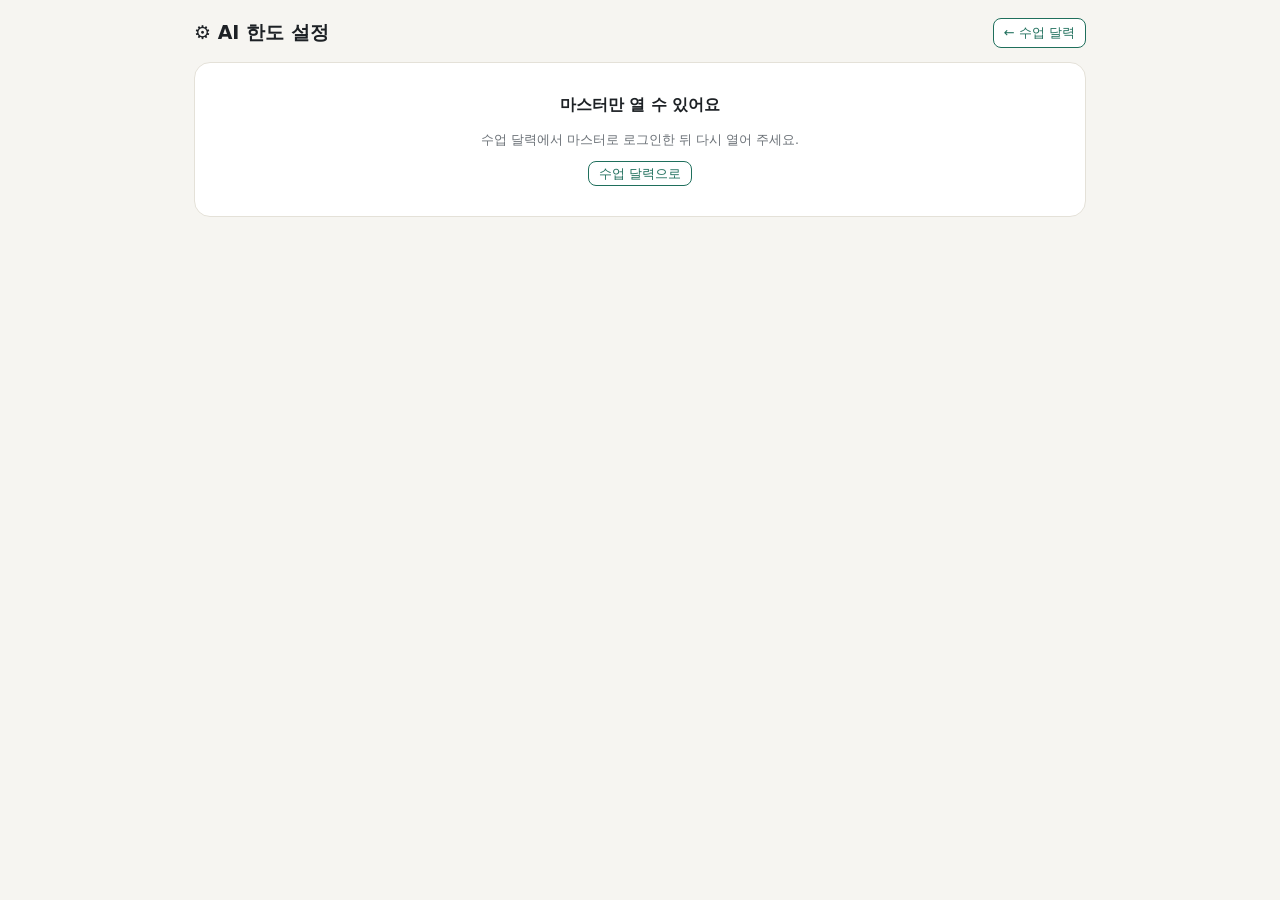
<file: limits.html>
<!DOCTYPE html>
<html lang="ko">
<head>
<meta charset="utf-8">
<meta name="viewport" content="width=device-width, initial-scale=1">
<meta http-equiv="Content-Security-Policy" content="default-src 'self'; script-src 'self'; style-src 'self' 'unsafe-inline' https://fonts.googleapis.com; font-src https://fonts.gstatic.com; img-src 'self' data:; connect-src 'self' https://api.github.com; base-uri 'none'; form-action 'none'; object-src 'none'">
<meta name="referrer" content="no-referrer">
<meta name="robots" content="noindex, nofollow">
<title>AI 한도 설정 · 영어 수업</title>
<link rel="preconnect" href="https://fonts.googleapis.com">
<link href="https://fonts.googleapis.com/css2?family=Noto+Sans+KR:wght@400;500;700&display=swap" rel="stylesheet">
<style>
:root{--bg:#f6f5f1;--card:#fff;--ink:#1d2125;--muted:#6b7177;--line:#e4e1d8;--accent:#1f6f5c;--accent-soft:#e3f1ec;--bad:#c0392b;--blue:#257de0;--orange:#f47230;--aqua:#00b894;--hl:#ffd84a}
*{box-sizing:border-box;min-width:0}
html,body{margin:0}
body{background:var(--bg);color:var(--ink);font-family:"Noto Sans KR",system-ui,sans-serif;font-size:15px;line-height:1.55}
.wrap{max-width:920px;margin:0 auto;padding:18px 14px 40px}
.top{display:flex;justify-content:space-between;align-items:center;gap:10px;flex-wrap:wrap;margin-bottom:14px}
.top h1{font-size:19px;margin:0}
.who{font-size:12.5px;color:var(--muted)}
.card{background:var(--card);border:1px solid var(--line);border-radius:16px;padding:16px;margin-bottom:12px}
.card h2{font-size:16px;margin:0 0 8px}
.hint{font-size:12.5px;color:var(--muted)}
a.back{color:var(--accent);text-decoration:none;font-size:13px;border:1px solid var(--accent);border-radius:8px;padding:4px 10px;background:#fff}
button{font:inherit;cursor:pointer;border-radius:11px;border:1.5px solid var(--accent);background:var(--accent);color:#fff;padding:9px 16px;font-weight:500;min-height:40px}
button.ghost{background:#fff;color:var(--accent)}
button:disabled{opacity:.45;cursor:default}
input,select{font:inherit;font-size:16px;padding:8px 10px;border:1px solid var(--line);border-radius:10px;background:#fcfcfa;width:100%}
input[type=checkbox]{width:20px;height:20px}
label{display:flex;flex-direction:column;gap:4px;font-size:12.5px;color:var(--muted)}
.grid{display:grid;grid-template-columns:repeat(auto-fit,minmax(180px,1fr));gap:12px}
.head{display:grid;grid-template-columns:minmax(0,240px) minmax(0,1fr);gap:12px}
.key{background:var(--hl);border-radius:16px;padding:18px;display:flex;flex-direction:column;gap:4px}
.key .big{font-size:52px;font-weight:700;line-height:1}
.key .s{font-size:13px}
.fig{position:relative;min-height:260px}.fig>svg{position:absolute;inset:0;width:100%;height:100%}
.legend{display:flex;flex-wrap:wrap;gap:12px;font-size:12.5px;color:var(--muted);margin-bottom:6px}
.legend i{display:inline-block;width:12px;height:12px;border-radius:3px;margin-right:5px;vertical-align:-1px}
.tip{position:absolute;pointer-events:none;background:var(--ink);color:#fff;font-size:12.5px;padding:5px 8px;border-radius:8px;white-space:nowrap;opacity:0}
.srow{display:grid;grid-template-columns:96px minmax(0,1fr) 72px;gap:8px;align-items:center;font-size:13px;margin-top:6px}
.track{height:14px;background:#f0eee8;border-radius:4px;overflow:hidden}.track span{display:block;height:100%;border-radius:0 4px 4px 0}
.num{text-align:right;font-variant-numeric:tabular-nums;white-space:nowrap}
table{width:100%;border-collapse:collapse}
th,td{padding:9px 6px;border-bottom:1px solid var(--line);text-align:left;vertical-align:middle}
th{font-size:12.5px;color:var(--muted);font-weight:500}
td input[type=number]{width:90px}
.inf{font-weight:700}
.msg{font-size:13px;margin-top:8px;min-height:20px}.msg.bad{color:var(--bad)}.msg.good{color:var(--accent)}
.lock{text-align:center;padding:30px 16px}
@media(max-width:640px){.head{grid-template-columns:minmax(0,1fr)}
 .stack thead{display:none}.stack tr{display:grid;padding:8px 0;border-bottom:1px solid var(--line)}.stack td{border:0;padding:3px 0;display:flex;gap:10px;align-items:center}.stack td::before{content:attr(data-l);width:6.5em;flex:none;color:var(--muted);font-size:12.5px}}
</style>
</head>
<body>
<div class="wrap">
  <div class="top"><div><h1>⚙ AI 한도 설정</h1><div class="who" id="who"></div></div><a class="back" href="./">← 수업 달력</a></div>

  <div class="card lock" id="lockCard" hidden>
    <h2>마스터만 열 수 있어요</h2>
    <p class="hint">수업 달력에서 마스터로 로그인한 뒤 다시 열어 주세요.</p>
    <a class="back" href="./">수업 달력으로</a>
  </div>

  <div id="main" hidden>
    <div class="head">
      <div class="key">
        <div class="s">하루 무료 AI 사용 가능 (추정)</div>
        <div class="big" id="kUses">—</div>
        <div class="s" id="kSub"></div>
        <div class="s" id="kLeft" style="margin-top:auto"></div>
      </div>
      <div class="card" style="margin:0">
        <h2 id="title">학생 수에 따른 하루 사용량</h2>
        <div class="legend"><span><i style="background:var(--blue)"></i>공용 키 사용량 (한도를 다 쓸 때)</span><span><i style="background:var(--ink);height:3px;vertical-align:3px"></i>무료 처리량 한계</span></div>
        <div class="fig"><svg id="chart" role="img" aria-label="학생 수에 따른 하루 AI 사용량과 무료 한도"></svg><div class="tip" id="tip"></div></div>
        <div id="supply"></div>
      </div>
    </div>

    <div class="card" style="margin-top:12px">
      <h2>한도 규칙 (하루 기준)</h2>
      <div class="grid">
        <label>학생 기본 한도 (회)<input type="number" id="base" min="0"></label>
        <label>수강생 한도 (회)<input type="number" id="enr" min="0"></label>
        <label>새 선생님 기본 한도 (회)<input type="number" id="tch" min="0"></label>
        <label>무제한 아이디 (쉼표로 구분)<input type="text" id="inf"></label>
      </div>
      <details style="margin-top:12px"><summary class="hint">계산에 쓴 가정 바꾸기</summary>
        <div class="grid" style="margin-top:8px">
          <label>Gemini 무료 요청/일 (추정)<input type="number" id="aGem" min="0"></label>
          <label>Groq 무료 요청/일<input type="number" id="aGroq" min="0"></label>
          <label>OpenRouter 무료 요청/일<input type="number" id="aOR" min="0"></label>
          <label>사용 1회당 AI 요청 수<input type="number" id="aPer" min="1" step="0.5"></label>
          <label>무제한 계정 하루 예상 사용<input type="number" id="aInf" min="0"></label>
        </div>
        <p class="hint">업체 무료 한도는 자주 바뀌어요. 숫자는 그래프 계산에만 쓰여요.</p>
      </details>
    </div>

    <div class="card">
      <h2>사람별 한도</h2>
      <table class="stack" id="tbl"><thead><tr><th>아이디</th><th>이름</th><th>역할</th><th>수강 중</th><th>하루 한도</th><th>오늘 공용 사용</th></tr></thead><tbody></tbody></table>
      <p class="hint">사용자 목록은 달력의 사용자 관리에서 그대로 읽어 와요. 선생님 한도는 칸에서 직접 고치고, 학생은 수강 중에 체크하면 수강생 한도가 적용돼요.</p>
      <div style="display:flex;gap:8px;flex-wrap:wrap;margin-top:10px"><button type="button" id="save">저장</button><button type="button" class="ghost" id="reload">다시 불러오기</button></div>
      <div class="msg" id="msg"></div>
    </div>
    <p class="hint">저장하면 코치가 다음에 열릴 때부터 이 한도를 따라요. 공용 무료 키로 쓴 횟수만 세고, 본인 키·Claude 안에서 쓴 횟수는 세지 않아요. 하루는 한국 시간 자정에 새로 시작돼요.</p>
  </div>
</div>
<script src="limits.js?v=20261128b"></script>
</body>
</html>
</file>
<file: voice-coach/voice-coach.css>
/* VOICE: 조용하고 집중되는 통화 — 화면보다 목소리가 주인공
   IDEA: 코치에게 거는 영상통화 화면 (Orphi·Tutorly의 오브, Praktika의 흐름 안 교정, Klaro의 상황 먼저 고르기)
   PICTURE: 상태에 따라 숨 쉬는 큰 빛 구슬(듣기·생각·말하기), 아래 자막 한 줄
   COLOUR and TYPE: 통화 화면은 늘 짙은 청록 #071a17, 구슬은 민트→청록, 듣기는 산호색 / Plus Jakarta Sans + Noto Sans KR
   LAYOUT: 왼쪽 상황 카드, 가운데 통화 화면, 통화 뒤 리포트; 600px 아래는 세로로 */
:root{color-scheme:light dark;--bg:light-dark(#eef3f1,#060d0c);--ink:light-dark(#0f1f1c,#e3eeea);--mut:light-dark(#566a65,#93aaa3);
--card:light-dark(#fff,#101b19);--line:light-dark(#d9e4e0,#1f302c);--call:#071a17;--mint:#7ff0c8;--teal:#1fb5a0;--coral:#ff7a59;--fix:#33d6b0}
:root[data-theme=light]{color-scheme:light}:root[data-theme=dark]{color-scheme:dark}
*{box-sizing:border-box;min-width:0}
body{margin:0;background:var(--bg);color:var(--ink);font:16px/1.55 "Noto Sans KR",system-ui,sans-serif;overflow-x:clip}
h1,h2,h3{font-family:"Plus Jakarta Sans","Noto Sans KR",sans-serif;line-height:1.1;margin:0;text-wrap:balance}
.app{max-width:1240px;margin:0 auto;padding:clamp(16px,3vw,32px) max(4vw,16px);display:grid;grid-template-columns:300px minmax(0,1fr);gap:24px}
header{grid-column:1/-1;display:flex;flex-wrap:wrap;gap:12px;justify-content:space-between;align-items:center}
header h1{font-size:clamp(24px,3vw,32px)}header p{margin:2px 0 0;color:var(--mut);font-size:14px}
.who{display:flex;gap:6px;background:var(--card);border:1px solid var(--line);border-radius:999px;padding:4px}
.who button{min-height:40px;border:0;border-radius:999px;padding:6px 14px;background:none;color:var(--ink);font:500 14px "Noto Sans KR";cursor:pointer}
.who button[aria-pressed=true]{background:var(--call);color:#fff}
button:focus-visible,input:focus-visible,select:focus-visible,a:focus-visible{outline:3px solid var(--coral);outline-offset:2px}
aside h2{font-size:15px;color:var(--mut);font-weight:700;margin:0 0 10px}
.scenes{display:grid;gap:10px}
.sc{text-align:left;min-height:44px;border:1px solid var(--line);background:var(--card);color:var(--ink);border-radius:16px;padding:14px 16px;cursor:pointer;font:inherit;display:grid;gap:2px}
.sc b{font-family:"Plus Jakarta Sans","Noto Sans KR";font-size:16px}.sc span{font-size:14px;color:var(--mut)}
.sc[aria-pressed=true]{border-color:var(--teal);box-shadow:0 0 0 2px var(--teal) inset}
.quota{margin-top:16px;background:var(--card);border:1px solid var(--line);border-radius:16px;padding:14px 16px;font-size:14px}
.bar{height:6px;border-radius:6px;background:var(--line);overflow:hidden;margin-top:8px}.bar i{display:block;height:100%;background:var(--teal)}
.call{background:var(--call);color:#e8f6f1;border-radius:28px;min-height:640px;display:grid;grid-template-rows:auto 1fr auto auto;overflow:hidden;position:relative}
.bar-top{display:flex;justify-content:space-between;align-items:center;padding:18px 22px;font-size:14px;color:#9cc6bb;gap:10px;flex-wrap:wrap}
.state{display:inline-flex;align-items:center;gap:8px;font-weight:500;color:#e8f6f1}
.dot{width:8px;height:8px;border-radius:50%;background:#4d6d66}
.call[data-s=listen] .dot{background:var(--coral)}.call[data-s=speak] .dot,.call[data-s=think] .dot{background:var(--mint)}
.stage{display:grid;place-items:center;padding:10px 20px;gap:22px;align-content:center}
.av{width:min(260px,58vw);aspect-ratio:1;border-radius:50%;position:relative;border:0;padding:0;background:none;cursor:pointer}
.av svg{width:100%;height:100%;border-radius:50%;display:block;box-shadow:0 20px 60px rgba(0,0,0,.45)}
.av::before{content:"";position:absolute;inset:-12px;border-radius:50%;border:3px solid rgba(127,240,200,.25)}
.call[data-s=listen] .av::before{border-color:var(--coral);animation:ring 1.6s ease-out infinite}
.call[data-s=speak] .av::before{border-color:var(--mint);animation:ring 1.6s ease-out infinite}
.call[data-s=think] .av::before{border:3px dashed var(--mint);animation:spin 3s linear infinite}
.call[data-s=listen] .av svg{animation:nod 2.2s ease-in-out infinite}
@keyframes ring{from{transform:scale(.96);opacity:1}to{transform:scale(1.14);opacity:0}}@keyframes spin{to{transform:rotate(360deg)}}@keyframes nod{50%{transform:translateY(4px) rotate(-1.5deg)}}
.mo{opacity:0;transform-box:fill-box;transform-origin:center;transform:scaleY(.3)}
.call[data-s=speak] .mo{opacity:1;animation:talk .22s ease-in-out infinite alternate}.call[data-s=speak] .sm{opacity:0}
@keyframes talk{to{transform:scaleY(1)}}
.ey{transform-box:fill-box;transform-origin:center;animation:blink 4.8s infinite}
@keyframes blink{0%,94%,100%{transform:scaleY(1)}97%{transform:scaleY(.1)}}
@media(prefers-reduced-motion:reduce){.av::before,.av svg,.mo,.ey{animation:none!important}}
.av img,.tc img{width:100%;height:100%;border-radius:50%;object-fit:cover;display:block}
.av img{box-shadow:0 20px 60px rgba(0,0,0,.45)}.tc img{width:64px;height:64px}
.call[data-s=listen] .av img{animation:nod 2.2s ease-in-out infinite}
.wave{position:absolute;left:50%;bottom:8%;transform:translateX(-50%);display:none;gap:4px;align-items:flex-end;height:26px;padding:6px 10px;border-radius:999px;background:rgba(7,26,23,.7)}
.wave i{width:4px;height:30%;border-radius:4px;background:var(--mint);animation:wv .5s ease-in-out infinite alternate}
.wave i:nth-child(2){animation-delay:.1s}.wave i:nth-child(3){animation-delay:.2s}.wave i:nth-child(4){animation-delay:.3s}.wave i:nth-child(5){animation-delay:.15s}
@keyframes wv{to{height:100%}}
.call[data-s=speak] .av.photo .wave{display:flex}
.photoBtn{background:none;border:1px solid #23524a;color:#bfe0d6;border-radius:999px;min-height:36px;padding:4px 14px;font:13px "Noto Sans KR";cursor:pointer;margin-top:8px}
.tname{font:700 20px "Plus Jakarta Sans","Noto Sans KR";text-align:center}.tname span{display:block;font:14px "Noto Sans KR";color:#9cc6bb;margin-top:2px}
.teachers{display:grid;grid-template-columns:repeat(2,minmax(0,1fr));max-height:none;gap:10px;margin-bottom:22px}
.tc{border:1px solid var(--line);background:var(--card);color:var(--ink);border-radius:16px;padding:12px 10px;cursor:pointer;font:inherit;display:grid;justify-items:center;gap:4px;text-align:center;min-height:44px}
.tc svg{width:64px;height:64px;border-radius:50%}.tc b{font-family:"Plus Jakarta Sans";font-size:15px}.tc span{font-size:13px;color:var(--mut);line-height:1.35}
.tc[aria-pressed=true]{border-color:var(--teal);box-shadow:0 0 0 2px var(--teal) inset}
.cap{max-width:620px;text-align:center;font-size:clamp(18px,2.2vw,22px);line-height:1.45;min-height:64px;font-family:"Plus Jakarta Sans","Noto Sans KR"}
.cap small{display:block;font:14px "Noto Sans KR";color:#9cc6bb;margin-bottom:6px}
.fixes{padding:0 22px 8px;display:grid;gap:8px;justify-items:center}
.fixc{max-width:620px;width:100%;background:rgba(51,214,176,.1);border:1px solid rgba(51,214,176,.35);border-radius:14px;padding:10px 14px;font-size:15px;animation:up .35s ease-out}
.fixc b{color:var(--fix);font-weight:700}.fixc s{color:#9cc6bb}.fixc div{color:#bfe0d6;font-size:14px;margin-top:2px}
@keyframes up{from{transform:translateY(8px);opacity:0}}
.dock{display:flex;justify-content:center;align-items:center;gap:14px;padding:16px 20px 22px;flex-wrap:wrap}
.round{width:52px;height:52px;border-radius:50%;border:0;background:#123631;color:#e8f6f1;cursor:pointer;font:500 13px "Noto Sans KR"}
.round.end{background:#c23b22;width:auto;padding:0 20px;border-radius:999px}
.round[aria-pressed=true]{background:var(--mint);color:#06221e}
.kb{display:none;gap:8px;padding:0 20px 18px;justify-content:center}.kb.on{display:flex}
.kb input{flex:1;max-width:560px;min-height:48px;border-radius:999px;border:1px solid #23524a;background:#0c2925;color:#fff;padding:0 18px;font:16px "Noto Sans KR"}
.kb button{min-height:48px;border-radius:999px;border:0;background:var(--mint);color:#06221e;padding:0 18px;font:700 15px "Noto Sans KR";cursor:pointer}
.note{margin:0 22px 14px;background:#0c2925;border-radius:12px;padding:10px 14px;font-size:14px;color:#cfe9df;display:none}
.main{display:grid;gap:24px}
.panel{background:var(--card);border:1px solid var(--line);border-radius:20px;padding:20px 22px}
.panel h3{font-size:18px;margin-bottom:10px}
.report{display:none}.report.on{display:block}
.stats{display:grid;grid-template-columns:repeat(3,minmax(0,1fr));gap:10px;margin:6px 0 14px}
.stats div{background:var(--bg);border-radius:14px;padding:12px}.stats b{display:block;font:800 26px "Plus Jakarta Sans"}.stats span{font-size:13px;color:var(--mut)}
.rl{display:grid;gap:10px;padding:0;margin:0;list-style:none}
.rl li{border-left:3px solid var(--teal);padding:4px 0 4px 12px}.rl s{color:var(--mut)}.rl b{color:light-dark(#0b7d6c,#5fe3c1)}
.apps{display:grid;grid-template-columns:repeat(3,minmax(0,1fr));gap:10px}
.ap{border:1px solid var(--line);border-radius:14px;padding:14px}.ap b{font-family:"Plus Jakarta Sans"}.ap p{font-size:14px;color:var(--mut);margin:4px 0 8px}
.ap a{color:light-dark(#0b7d6c,#5fe3c1);font-weight:700}
.btn{min-height:44px;border-radius:12px;border:1px solid var(--line);background:var(--card);color:var(--ink);padding:0 16px;font:500 15px "Noto Sans KR";cursor:pointer}
.btn.pri{background:var(--call);color:#fff;border-color:var(--call)}
.row{display:flex;flex-wrap:wrap;gap:10px;align-items:center;margin-top:12px}
details summary{cursor:pointer;font-weight:700;min-height:32px}
.form{display:grid;grid-template-columns:minmax(0,1fr) minmax(0,1fr);gap:10px;margin-top:10px}
.form label{font-size:14px;color:var(--mut);display:grid;gap:4px}
.form input,select{min-height:44px;border-radius:10px;border:1px solid var(--line);background:var(--bg);color:var(--ink);padding:0 10px;font:16px "Noto Sans KR"}
.small{font-size:14px;color:var(--mut)}
textarea{width:100%;min-height:140px;border-radius:10px;border:1px solid var(--line);background:var(--bg);color:var(--ink);padding:10px;font:14px/1.5 "Noto Sans KR"}
.tx{display:none;padding:0 22px 14px;max-height:240px;overflow:auto;font-size:14px;color:#bfe0d6}.tx.on{display:block}
.tx p{margin:0 0 6px}.tx b{color:#fff}
@media(max-width:900px){.app{grid-template-columns:minmax(0,1fr)}.teachers{grid-template-columns:repeat(4,minmax(0,1fr))}.scenes{grid-template-columns:repeat(2,minmax(0,1fr))}.apps{grid-template-columns:minmax(0,1fr)}}
@media(max-width:600px){.teachers{grid-template-columns:repeat(2,minmax(0,1fr))}.call{min-height:560px;border-radius:22px}.scenes{grid-template-columns:minmax(0,1fr)}.form{grid-template-columns:minmax(0,1fr)}.stats b{font-size:22px}}
.locked{max-width:560px;margin:12vh auto;padding:28px;text-align:center}
.locked a{display:inline-block;margin-top:14px}

.av canvas{width:100%;height:100%;border-radius:50%;display:block;box-shadow:0 20px 60px rgba(0,0,0,.45);transform-origin:50% 80%;will-change:transform}
.call[data-s=listen] .av canvas{animation:none}
.vlink{display:flex;flex-wrap:wrap;gap:8px;justify-content:center;padding:0 20px 10px}
.vbtn{min-height:40px;border-radius:999px;border:1px solid #23524a;background:#0c2925;color:#d8f3ea;padding:0 16px;font:500 14px "Noto Sans KR";cursor:pointer}
.vbtn[aria-pressed=true]{background:var(--mint);color:#06221e;border-color:var(--mint)}
.vstate{color:#9cc6bb;align-self:center;width:100%;text-align:center}
.guide{margin:12px 0 4px;padding-left:20px;font-size:15px;line-height:1.6}.guide li{margin-bottom:6px}
.pip-placeholder{background:var(--call);color:#cfe9df;border-radius:28px;padding:40px 24px;text-align:center}
.pipbody{margin:0;background:#071a17;overflow:hidden}
.pipbody .call{min-height:100vh;border-radius:0}
.pipbody .call .fixes,.pipbody .call .note,.pipbody .call .tx,.pipbody .call .kb,.pipbody .call .dock,.pipbody .call .vlink,.pipbody .call .bar-top #timer{display:none!important}
.pipbody .stage{gap:10px;padding:6px 12px}.pipbody .av{width:min(240px,62vw)}.pipbody .cap{font-size:15px;min-height:0}

/* 사진은 멈춰 있고, 선생님 목소리 크기만큼 테두리가 빛남 */
.av{--lv:0}
.av canvas{box-shadow:0 0 0 calc(4px + var(--lv)*10px) rgba(127,240,200,calc(.25 + var(--lv)*.6)),0 0 calc(30px + var(--lv)*60px) rgba(127,240,200,calc(var(--lv)*.7)),0 20px 60px rgba(0,0,0,.45);transition:box-shadow .08s linear}
.call[data-s=listen] .av canvas{box-shadow:0 0 0 4px rgba(255,122,89,.55),0 20px 60px rgba(0,0,0,.45)}

.dlg{position:fixed;inset:0;background:rgba(0,0,0,.55);display:grid;place-items:center;z-index:50;padding:16px}
.dlg[hidden]{display:none}
.dlgbox{background:var(--card);color:var(--ink);border-radius:20px;padding:22px;max-width:380px;width:100%;display:grid;gap:10px;justify-items:center;text-align:center}
#photoPrev{width:200px;height:200px;border-radius:50%;background:#000}
.dlgbox input[type=range]{width:180px;vertical-align:middle}

/* 실시간 대화 */
.vbtn.live{background:var(--mint);color:#06221e;border-color:var(--mint);font-weight:700}
.vbtn.live[aria-pressed=true]{background:#c23b22;border-color:#c23b22;color:#fff}
.tx{display:none;margin:0 22px 14px;max-height:300px;overflow:auto;background:rgba(255,255,255,.03);border-radius:14px;padding:12px}
.tx.on{display:flex;flex-direction:column;gap:8px}
.tx p{margin:0;max-width:85%;padding:8px 12px;border-radius:14px;line-height:1.45;font-size:15px}
.tx p b{display:block;font-size:12px;color:#9cc6bb;font-weight:500;margin-bottom:2px}
.tx p.me{align-self:flex-end;background:#1d4a43;color:#fff;border-bottom-right-radius:4px}
.tx p.t{align-self:flex-start;background:#0f2f2a;color:#e8f6f1;border-bottom-left-radius:4px}
.tx p.partial{opacity:.75}
.livehint{text-align:center;color:#9cc6bb;font-size:13px;padding:0 20px 8px}

/* ===== 새 배치: 1단계 선생님 고르기 → 2단계 한 선생님 + 대화창 ===== */
.app{display:block;max-width:1240px}
.app>header{margin-bottom:18px}
.picker h2{font:700 22px "Plus Jakarta Sans","Noto Sans KR";color:var(--ink);margin:6px 0 16px}
.picker h2 span{font:500 14px "Noto Sans KR";color:var(--mut);margin-left:8px}
.picker .teachers{grid-template-columns:repeat(4,minmax(0,1fr));gap:14px;margin:0}
.picker .tc{padding:18px 12px;gap:6px;border-radius:20px;transition:transform .15s,box-shadow .15s}
.picker .tc:hover,.picker .tc:focus-visible{transform:translateY(-3px);box-shadow:0 10px 24px rgba(0,0,0,.12);outline:none}
.picker .tc img,.picker .tc svg{width:112px;height:112px}
.picker .tc b{font-size:18px}.picker .tc span{font-size:14px}
.picker .tc[aria-pressed=true]{box-shadow:0 0 0 2px var(--teal) inset}
.sbar{display:flex;flex-wrap:wrap;align-items:center;gap:10px 14px;background:var(--card);border:1px solid var(--line);border-radius:18px;padding:10px 14px;margin-bottom:16px}
.chosen{display:flex;align-items:center;gap:10px;min-width:0}
.chosen img,.chosen svg{width:44px;height:44px;border-radius:50%;object-fit:cover;flex:none}
.chosen b{font:700 17px "Plus Jakarta Sans","Noto Sans KR";display:block}.chosen span{font-size:13px;color:var(--mut)}
.sbar .scenes{display:flex;flex-wrap:wrap;gap:6px;margin-left:auto}
.sbar .sc{min-height:36px;padding:6px 12px;border-radius:999px;display:inline-flex;align-items:center}
.sbar .sc span{display:none}.sbar .sc b{font:500 14px "Noto Sans KR"}
.sbar .quota{margin:0;padding:6px 12px;border-radius:999px;font-size:13px;background:var(--bg)}
.sbar .quota br{display:none}.sbar .quota>b{display:none}.sbar .quota .bar{display:none}
.duo{display:grid;grid-template-columns:minmax(0,1fr) minmax(0,1fr);gap:16px;align-items:stretch}
.duo .call{min-height:560px;grid-template-rows:auto 1fr auto auto auto auto}
.duo .cap{display:none}
.duo .stage{gap:12px;padding:6px 20px}
.duo .av{width:min(280px,60vw)}
.chat{background:var(--card);border:1px solid var(--line);border-radius:28px;display:flex;flex-direction:column;min-height:560px;max-height:calc(100vh - 220px);overflow:hidden}
.chat-h{display:flex;align-items:baseline;gap:10px;padding:16px 20px;border-bottom:1px solid var(--line)}
.chat-h b{font:700 17px "Plus Jakarta Sans","Noto Sans KR"}.chat-h span{font-size:13px;color:var(--mut)}
.chat .tx{display:flex;flex-direction:column;gap:8px;flex:1;max-height:none;margin:0;background:none;border-radius:0;padding:16px 18px;overflow:auto}
.chat .tx p.me{background:light-dark(#d9f2e8,#1d4a43);color:var(--ink)}
.chat .tx p.t{background:light-dark(#f1f4f3,#132a26);color:var(--ink)}
.chat .tx p b{color:var(--mut)}
.chat .kb{display:flex!important;padding:12px 14px;border-top:1px solid var(--line);margin:0}
.chat .kb input{background:var(--bg);color:var(--ink);border-color:var(--line)}
.more{margin-top:16px}.more summary{font-weight:700;min-height:28px}
.session .report{margin-top:16px}
@media(max-width:900px){.picker .teachers{grid-template-columns:repeat(2,minmax(0,1fr))}.duo{grid-template-columns:minmax(0,1fr)}.chat{min-height:380px;max-height:none}.duo .call{min-height:0}.sbar .scenes{margin-left:0;width:100%}}
@media(max-width:600px){.picker .tc img,.picker .tc svg{width:84px;height:84px}.duo .av{width:min(200px,56vw)}}

/* 말하기 대화 ↔ 글쓰기 훈련 탭 */
.modes{display:inline-flex;background:var(--bg);border:1px solid var(--line);border-radius:999px;padding:3px;gap:2px}
.modes button{min-height:38px;border:0;border-radius:999px;padding:6px 16px;background:none;color:var(--ink);font:600 14px "Noto Sans KR";cursor:pointer}
.modes button[aria-selected=true]{background:var(--call);color:#fff}
.writepane{background:var(--card);border:1px solid var(--line);border-radius:24px;overflow:hidden}
.wp-h{display:flex;flex-wrap:wrap;gap:6px 14px;align-items:center;padding:12px 18px;border-bottom:1px solid var(--line)}
.wp-h #wpWho{display:flex;align-items:center;gap:8px;font-weight:700}
.wp-h #wpWho img,.wp-h #wpWho svg{width:30px;height:30px;border-radius:50%;object-fit:cover}
#coachFrame{display:block;width:100%;height:calc(100vh - 200px);min-height:620px;border:0;background:transparent}
.session.writing .sbar .scenes{display:none}

/* 오른쪽 창: 대화 ↔ 글쓰기 훈련 (선생님은 왼쪽에 그대로) */
.duo{grid-template-columns:minmax(0,.85fr) minmax(0,1.15fr)}
.chat-h{flex-wrap:wrap;align-items:center;padding:10px 14px}
.chat-h #chatHint{font-size:13px;color:var(--mut)}
.talkbox{display:flex;flex-direction:column;flex:1;min-height:0}
.talkbox[hidden]{display:none}
.chat .writepane{flex:1;min-height:0;border:0;border-radius:0;background:none}
.chat .writepane[hidden]{display:none}
#coachFrame{height:100%;min-height:520px}
.chat{max-height:none;height:calc(100vh - 190px);min-height:560px}
.session.writing .duo .cap{display:block;font-size:17px;min-height:0;padding:0 6px}
@media(max-width:900px){.chat{height:auto}#coachFrame{height:70vh}}

/* 한국어 / English — 달력과 같은 알약 모양 토글 */
.hdr-r{display:flex;align-items:center;gap:10px;flex-wrap:wrap;justify-content:flex-end}
.lang{display:inline-flex;align-items:center;gap:2px;background:var(--card);border:1px solid var(--line);border-radius:999px;padding:3px;box-shadow:0 1px 2px rgba(0,0,0,.04)}
.lang button{min-height:32px;border:0;border-radius:999px;padding:4px 14px;background:none;color:var(--mut);font:500 14px/1 "Noto Sans KR",system-ui,sans-serif;letter-spacing:0;cursor:pointer;transition:background .15s,color .15s}
.lang button:hover{color:var(--ink)}
.lang button.on{background:var(--call);color:#fff;font-weight:700}
@media (prefers-color-scheme:dark){:root:not([data-theme=light]) .lang button.on{background:var(--mint);color:#06221e}}
:root[data-theme=dark] .lang button.on{background:var(--mint);color:#06221e}
</file>
